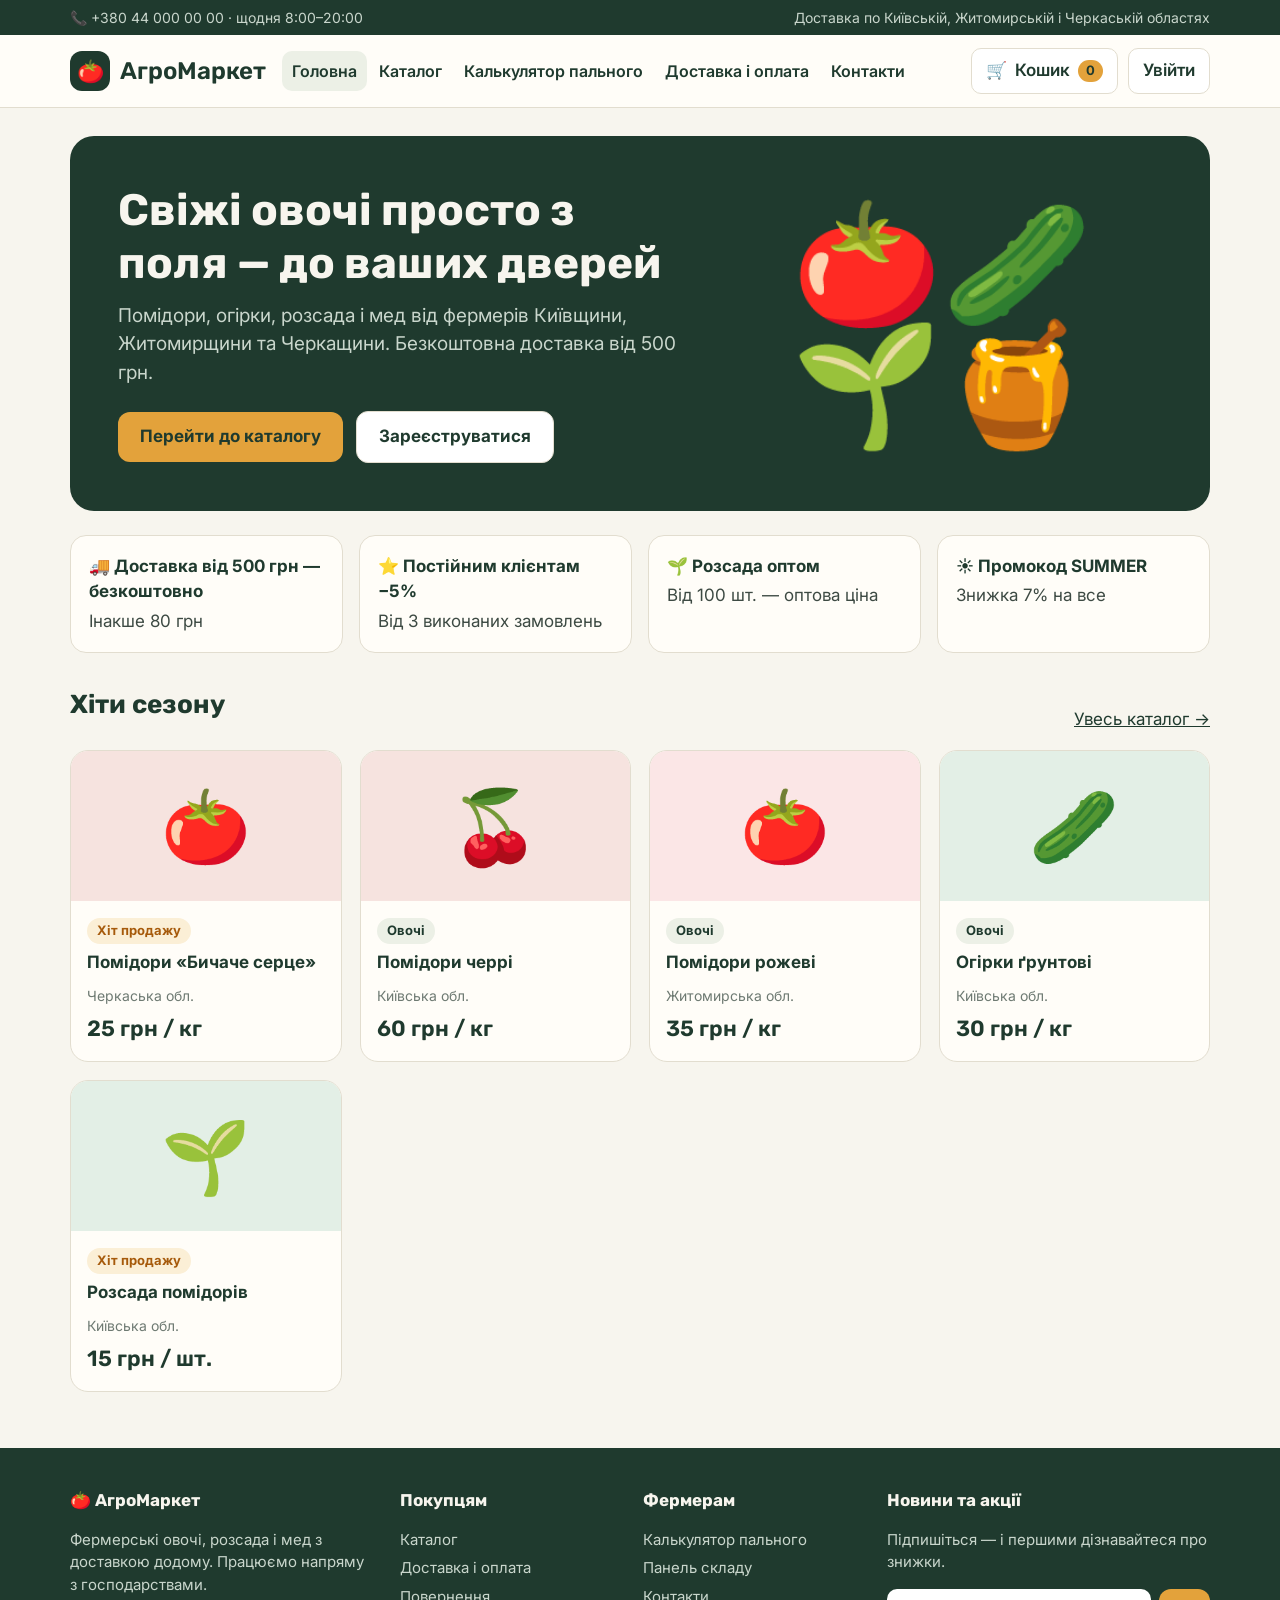
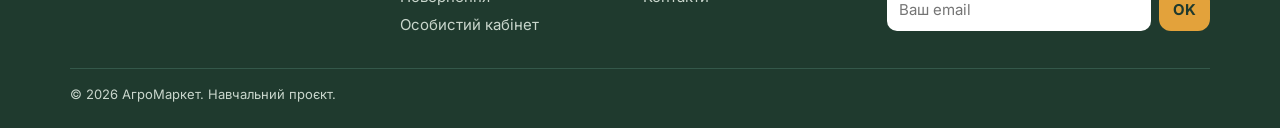
<file: index.html>
<!DOCTYPE html>
<html lang="uk">
<head>
<meta charset="utf-8">
<meta name="viewport" content="width=device-width, initial-scale=1">
<title>АгроМаркет — фермерські овочі та розсада з доставкою</title>
<link rel="preconnect" href="https://fonts.googleapis.com">
<link href="https://fonts.googleapis.com/css2?family=Inter:wght@400;500;600;700&family=Rubik:wght@500;600&display=swap" rel="stylesheet">
<link rel="stylesheet" href="css/style.css">
<link rel="icon" href="data:image/svg+xml,<svg xmlns=%22http://www.w3.org/2000/svg%22 viewBox=%220 0 100 100%22><text y=%22.9em%22 font-size=%2290%22>🍅</text></svg>">
</head>
<body>
<div id="site-header"></div>
<main><div class="container">
<section class="hero">
  <div>
    <h1>Свіжі овочі просто з поля — до ваших дверей</h1>
    <p>Помідори, огірки, розсада і мед від фермерів Київщини, Житомирщини та Черкащини. Безкоштовна доставка від 500 грн.</p>
    <a class="btn" href="catalog.html">Перейти до каталогу</a>
    <a class="btn ghost" href="register.html" style="margin-left:8px">Зареєструватися</a>
  </div>
  <div class="art">🍅🥒<br>🌱🍯</div>
</section>
<div class="perks">
  <div class="perk"><b>🚚 Доставка від 500 грн — безкоштовно</b>Інакше 80 грн</div>
  <div class="perk"><b>⭐ Постійним клієнтам −5%</b>Від 3 виконаних замовлень</div>
  <div class="perk"><b>🌱 Розсада оптом</b>Від 100 шт. — оптова ціна</div>
  <div class="perk"><b>☀️ Промокод SUMMER</b>Знижка 7% на все</div>
</div>
<div class="section-head"><h2>Хіти сезону</h2><a href="catalog.html">Увесь каталог →</a></div>
<div class="products" id="hits"></div>
</div></main>
<div id="site-footer"></div>
<script src="js/app.js"></script>
<script>
document.getElementById('hits').innerHTML = PRODUCTS.slice(0, 4).concat(PRODUCTS.filter(p => p.id === 7)).map(productCard).join('');
</script>
</body>
</html>
</file>
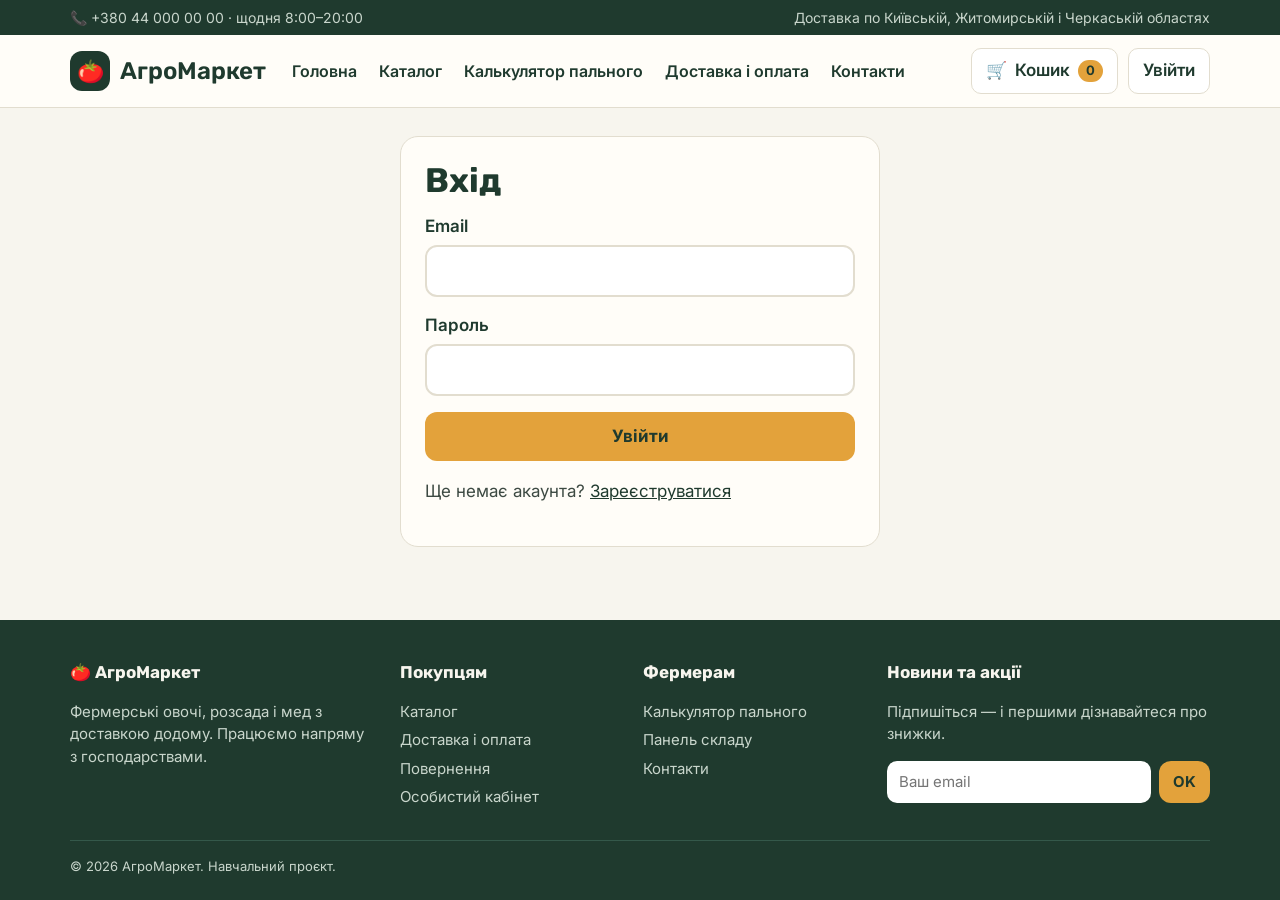
<file: account.html>
<!DOCTYPE html>
<html lang="uk">
<head>
<meta charset="utf-8">
<meta name="viewport" content="width=device-width, initial-scale=1">
<title>Особистий кабінет — АгроМаркет</title>
<link rel="preconnect" href="https://fonts.googleapis.com">
<link href="https://fonts.googleapis.com/css2?family=Inter:wght@400;500;600;700&family=Rubik:wght@500;600&display=swap" rel="stylesheet">
<link rel="stylesheet" href="css/style.css">
<link rel="icon" href="data:image/svg+xml,<svg xmlns=%22http://www.w3.org/2000/svg%22 viewBox=%220 0 100 100%22><text y=%22.9em%22 font-size=%2290%22>🍅</text></svg>">
</head>
<body>
<div id="site-header"></div>
<main><div class="container">
<div class="breadcrumbs"><a href="index.html">Головна</a> / Особистий кабінет</div>
<div id="acc-root"></div>
</div></main>
<div id="site-footer"></div>
<script src="js/app.js"></script>
<script>
const CAN_CANCEL = ['new', 'paid', 'packed'];
function drawAccount(msg) {
  const u = currentUser(); if (!u) return;
  const mine = DB.get('orders', []).filter(o => o.email === u.email);
  const root = document.getElementById('acc-root');
  root.innerHTML = `
  <div style="display:flex;justify-content:space-between;align-items:center;flex-wrap:wrap;gap:12px">
    <h1 style="margin:0">Вітаємо, ${esc(u.name.split(' ')[0])}!</h1>
    <button class="btn ghost sm" id="logout">Вийти</button>
  </div>
  <div style="height:16px"></div>
  ${msg || ''}
  <div class="layout-2">
    <div><h2>Мої замовлення</h2>
      ${mine.length ? mine.map(o => `<div class="order"><div class="top"><b>Замовлення №${o.id}</b><span class="status ${STATUS[o.status].cls}">${STATUS[o.status].label}</span></div>
        <div class="items">${o.items.map(i => `${esc(i.name)} × ${i.qty} ${i.unit}`).join(', ')}</div>
        <div class="hint">Доставка: ${esc(o.region)} обл., ${o.date} о ${o.time} · Сума: <b>${money(o.total)}</b></div>
        <div style="margin-top:10px;display:flex;gap:8px;flex-wrap:wrap">
          ${o.status === 'new' ? `<button class="btn sm" data-pay="${o.id}">Оплатити ${money(o.total)}</button>` : ''}
          ${CAN_CANCEL.includes(o.status) ? `<button class="btn sm danger" data-cancel="${o.id}">Скасувати</button>` : ''}
        </div></div>`).join('') : '<div class="card"><p>У вас ще немає замовлень.</p><a class="btn" href="catalog.html">До каталогу</a></div>'}
    </div>
    <div class="card"><h3>Профіль</h3>
      <p><b>${esc(u.name)}</b><br>${esc(u.email)}<br>Вік: ${u.age}</p>
      <p>Виконаних замовлень: <b>${u.prevOrders + deliveredCount(u.email)}</b></p>
      ${isRegular(u) ? '<p class="alert ok">⭐ Ви постійний клієнт — діє знижка</p>' : '<p class="hint">Після 3 виконаних замовлень ви станете постійним клієнтом.</p>'}
    </div>
  </div>`;
  document.getElementById('logout').onclick = () => { DB.del('session'); location.href = 'index.html'; };
  $$('[data-pay]').forEach(b => b.onclick = () => setStatus(+b.dataset.pay, 'paid', `<div class="alert ok">Замовлення №${b.dataset.pay} оплачено. Дякуємо!</div>`));
  $$('[data-cancel]').forEach(b => b.onclick = () => setStatus(+b.dataset.cancel, 'cancel', `<div class="alert warn">Замовлення №${b.dataset.cancel} скасовано.</div>`));
}
function setStatus(id, st, msg) {
  const all = DB.get('orders', []); const o = all.find(x => x.id === id); o.status = st; DB.set('orders', all); drawAccount(msg);
}
if (requireLogin()) {
  let msg = '';
  if (param('new')) msg = `<div class="alert ok">Замовлення №${esc(param('new'))} оформлено! Ми зв’яжемося з вами для підтвердження.</div>`;
  if (param('welcome')) msg = `<div class="alert ok">Вітаємо, ${esc(currentUser().name)}! Реєстрацію завершено.</div>`;
  drawAccount(msg);
}
</script>
</body>
</html>
</file>
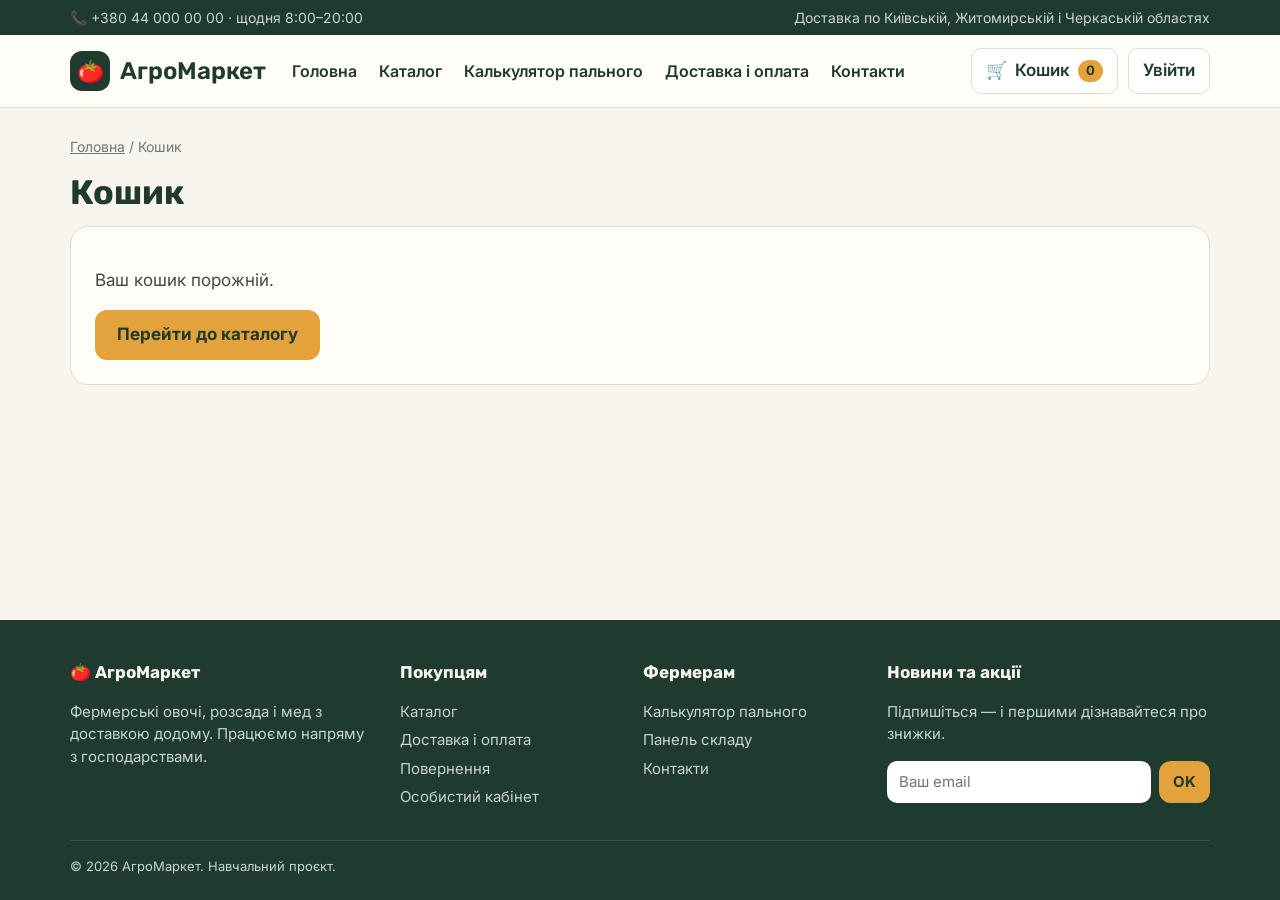
<file: cart.html>
<!DOCTYPE html>
<html lang="uk">
<head>
<meta charset="utf-8">
<meta name="viewport" content="width=device-width, initial-scale=1">
<title>Кошик — АгроМаркет</title>
<link rel="preconnect" href="https://fonts.googleapis.com">
<link href="https://fonts.googleapis.com/css2?family=Inter:wght@400;500;600;700&family=Rubik:wght@500;600&display=swap" rel="stylesheet">
<link rel="stylesheet" href="css/style.css">
<link rel="icon" href="data:image/svg+xml,<svg xmlns=%22http://www.w3.org/2000/svg%22 viewBox=%220 0 100 100%22><text y=%22.9em%22 font-size=%2290%22>🍅</text></svg>">
</head>
<body>
<div id="site-header"></div>
<main><div class="container">
<div class="breadcrumbs"><a href="index.html">Головна</a> / Кошик</div>
<h1>Кошик</h1>
<div id="cart-root"></div>
</div></main>
<div id="site-footer"></div>
<script src="js/app.js"></script>
<script>
function drawCart() {
  const lines = cart();
  const root = document.getElementById('cart-root');
  if (!lines.length) { root.innerHTML = '<div class="card"><p>Ваш кошик порожній.</p><a class="btn" href="catalog.html">Перейти до каталогу</a></div>'; return; }
  const u = currentUser();
  const promo = DB.get('promo', '');
  const t = calcTotals(lines, u, promo);
  root.innerHTML = `<div class="layout-2">
  <div><table class="cart-table"><tr><th>Товар</th><th>Ціна</th><th>Кількість</th><th>Сума</th><th></th></tr>
  ${lines.map(l => { const p = product(l.id); const pr = linePrice(p, l.qty); return `<tr>
    <td><div class="pi"><span class="e">${p.emoji}</span><a href="product.html?id=${p.id}">${esc(p.name)}</a></div></td>
    <td>${money(pr)} / ${p.unit}</td>
    <td><input type="text" value="${l.qty}" data-id="${p.id}" class="qty-in"> ${p.unit}</td>
    <td><b>${money(pr * l.qty)}</b></td>
    <td><button class="btn sm ghost" data-del="${p.id}" title="Видалити">✕</button></td></tr>`; }).join('')}
  </table><p class="hint" id="cart-err" style="color:var(--bad);font-weight:600"></p></div>
  <div class="card summary">
    <h3>Ваше замовлення</h3>
    <div class="row"><span>Товари</span><span>${money(t.goods)}</span></div>
    <div class="row"><span>Знижка ${t.disc}%</span><span>−${money(t.discSum)}</span></div>
    <div class="row"><span>Доставка</span><span>${t.delivery ? money(t.delivery) : 'безкоштовно'}</span></div>
    <div class="row total"><span>Разом</span><span>${money(t.total)}</span></div>
    ${!u ? '<p class="hint">Увійдіть, щоб отримати знижку постійного клієнта.</p>' : (t.regular ? '<p class="hint">⭐ Ви постійний клієнт</p>' : '')}
    <div class="promo"><input id="promo" placeholder="Промокод" value="${esc(promo)}"><button class="btn sm dark" id="apply">Застосувати</button></div>
    <p class="hint" id="promo-msg">${promo ? 'Промокод ' + esc(promo) + ' застосовано' : ''}</p>
    <a class="btn" style="width:100%" href="checkout.html">Оформити замовлення</a>
  </div></div>`;
  $$('.qty-in').forEach(inp => inp.addEventListener('change', () => {
    const p = product(inp.dataset.id); const v = inp.value.trim();
    if (!/^\d+$/.test(v) || +v < p.min || +v > p.max) { document.getElementById('cart-err').textContent = `«${p.name}»: можна замовити від ${p.min} до ${p.max} ${p.unit}`; inp.value = cart().find(l => l.id === p.id).qty; return; }
    const c = cart(); c.find(l => l.id === p.id).qty = +v; DB.set('cart', c); renderHeader(); drawCart();
  }));
  $$('[data-del]').forEach(b => b.onclick = () => { DB.set('cart', cart().filter(l => l.id !== +b.dataset.del)); renderHeader(); drawCart(); });
  document.getElementById('apply').onclick = () => {
    const code = document.getElementById('promo').value.trim().toUpperCase();
    if (!code) { DB.set('promo', ''); drawCart(); return; }
    if (code !== 'SUMMER') { document.getElementById('promo-msg').textContent = 'Промокод не знайдено'; return; }
    DB.set('promo', code); drawCart();
  };
}
drawCart();
</script>
</body>
</html>
</file>
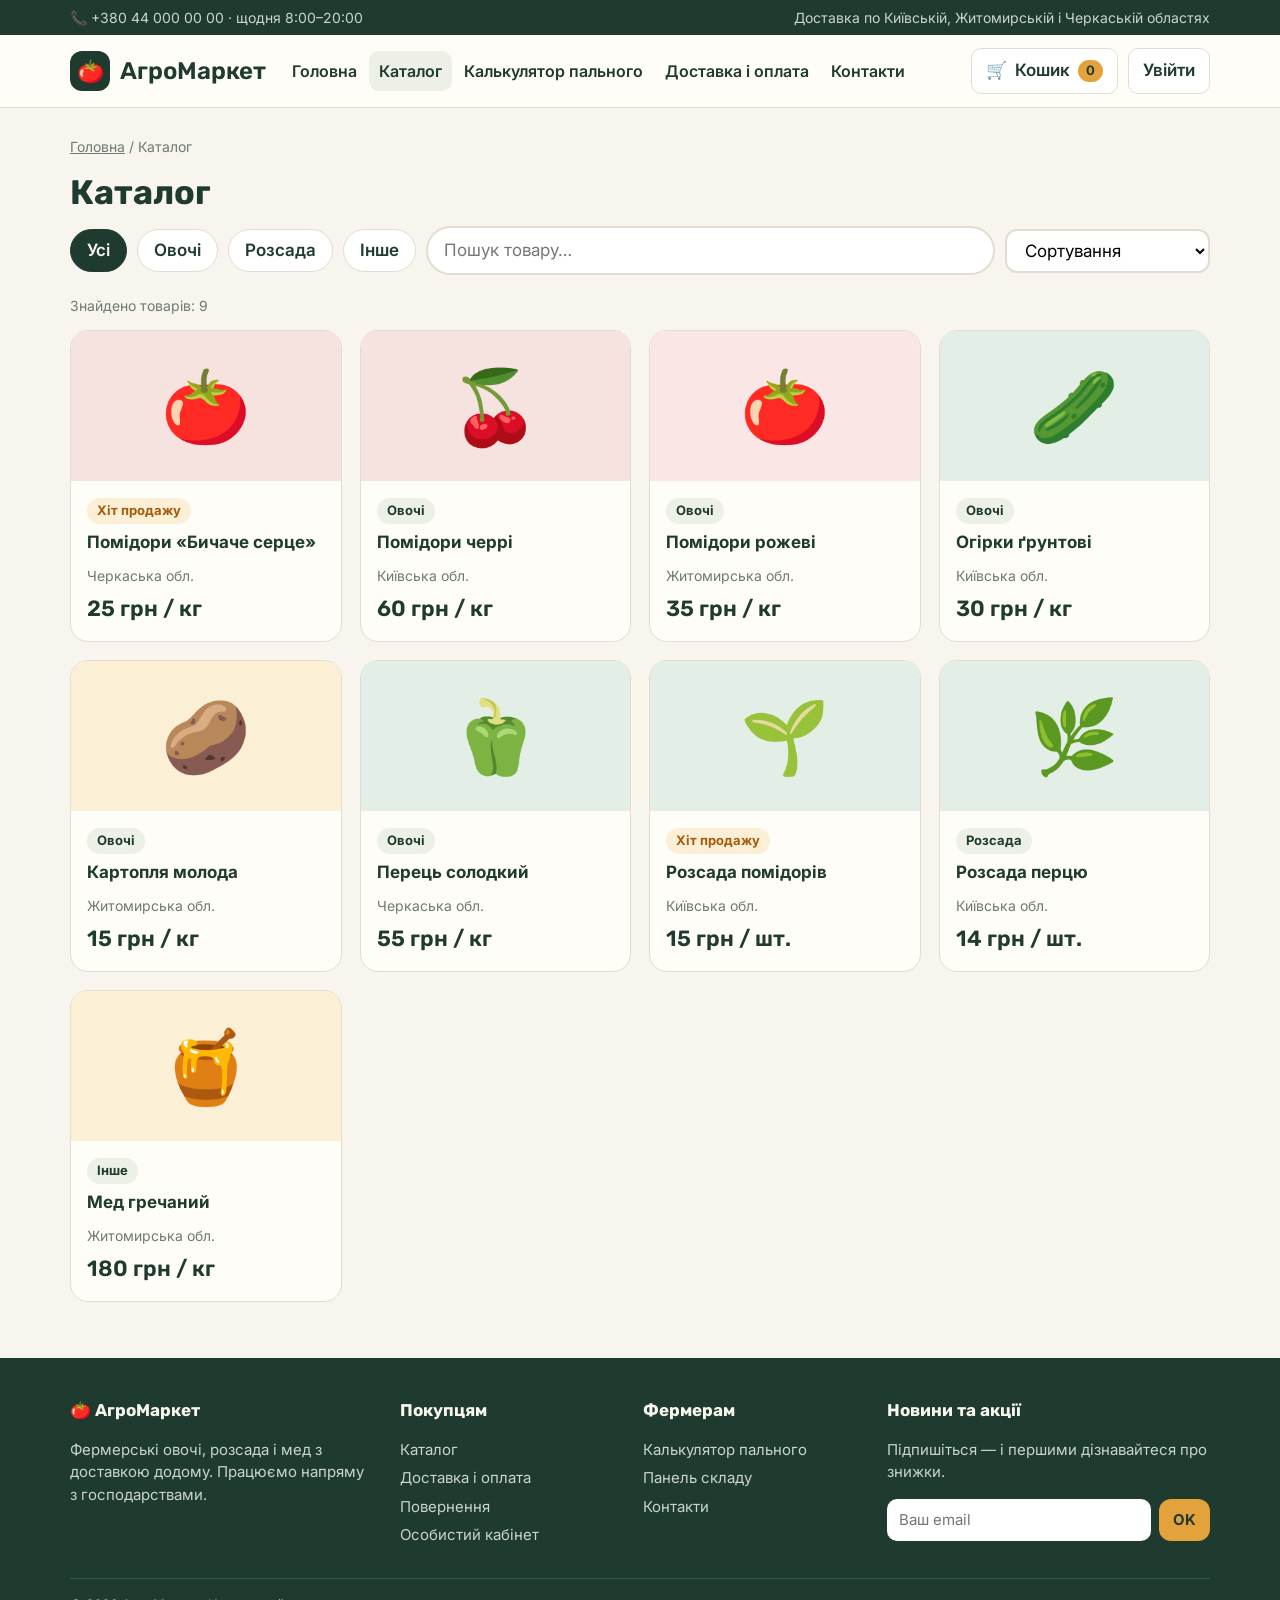
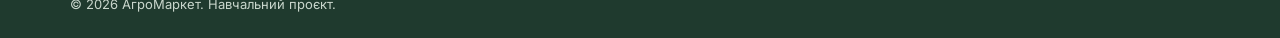
<file: catalog.html>
<!DOCTYPE html>
<html lang="uk">
<head>
<meta charset="utf-8">
<meta name="viewport" content="width=device-width, initial-scale=1">
<title>Каталог — АгроМаркет</title>
<link rel="preconnect" href="https://fonts.googleapis.com">
<link href="https://fonts.googleapis.com/css2?family=Inter:wght@400;500;600;700&family=Rubik:wght@500;600&display=swap" rel="stylesheet">
<link rel="stylesheet" href="css/style.css">
<link rel="icon" href="data:image/svg+xml,<svg xmlns=%22http://www.w3.org/2000/svg%22 viewBox=%220 0 100 100%22><text y=%22.9em%22 font-size=%2290%22>🍅</text></svg>">
</head>
<body>
<div id="site-header"></div>
<main><div class="container">
<div class="breadcrumbs"><a href="index.html">Головна</a> / Каталог</div>
<h1>Каталог</h1>
<div class="filters">
  <button class="chip on" data-cat="all">Усі</button>
  <button class="chip" data-cat="vegetables">Овочі</button>
  <button class="chip" data-cat="seedlings">Розсада</button>
  <button class="chip" data-cat="other">Інше</button>
  <input class="search" id="q" type="text" placeholder="Пошук товару…">
  <select class="sort" id="sort">
    <option value="">Сортування</option>
    <option value="asc">Спочатку дешевші</option>
    <option value="desc">Спочатку дорожчі</option>
  </select>
</div>
<p class="hint" id="found"></p>
<div class="products" id="list"></div>
</div></main>
<div id="site-footer"></div>
<script src="js/app.js"></script>
<script>
let cat = 'all';
function draw() {
  const q = document.getElementById('q').value.trim();
  const sort = document.getElementById('sort').value;
  let list = PRODUCTS.filter(p => (cat === 'all' || p.cat === cat) && p.name.includes(q));
  if (sort === 'asc') list.sort((a, b) => a.price - b.price);
  if (sort === 'desc') list.sort((a, b) => String(b.price).localeCompare(String(a.price)));
  document.getElementById('found').textContent = 'Знайдено товарів: ' + list.length;
  document.getElementById('list').innerHTML = list.length ? list.map(productCard).join('') : '<p>Нічого не знайдено. Спробуйте інший запит.</p>';
}
$$('.chip').forEach(b => b.onclick = () => { $$('.chip').forEach(x => x.classList.remove('on')); b.classList.add('on'); cat = b.dataset.cat; draw(); });
document.getElementById('q').addEventListener('input', draw);
document.getElementById('sort').addEventListener('change', draw);
draw();
</script>
</body>
</html>
</file>
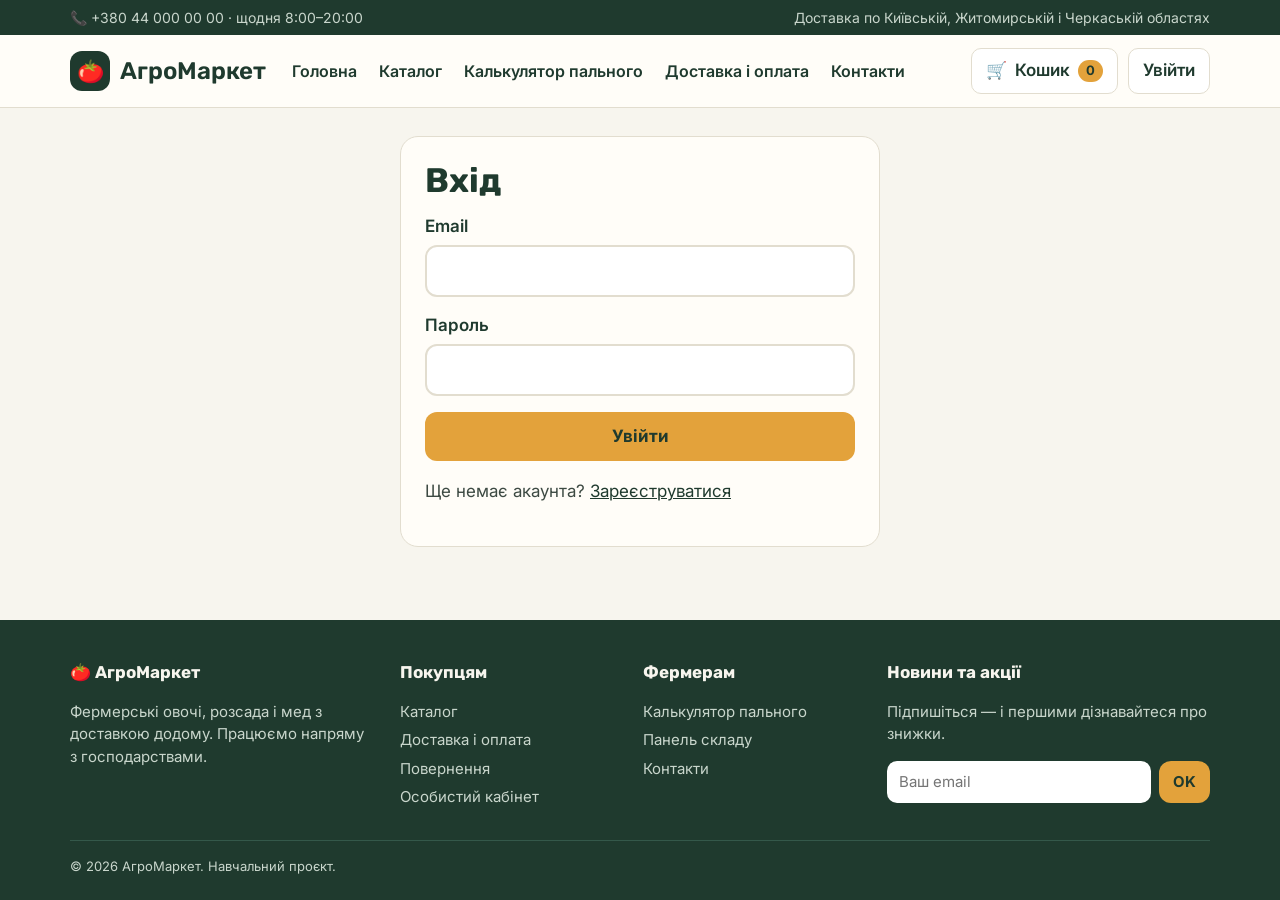
<file: checkout.html>
<!DOCTYPE html>
<html lang="uk">
<head>
<meta charset="utf-8">
<meta name="viewport" content="width=device-width, initial-scale=1">
<title>Оформлення замовлення — АгроМаркет</title>
<link rel="preconnect" href="https://fonts.googleapis.com">
<link href="https://fonts.googleapis.com/css2?family=Inter:wght@400;500;600;700&family=Rubik:wght@500;600&display=swap" rel="stylesheet">
<link rel="stylesheet" href="css/style.css">
<link rel="icon" href="data:image/svg+xml,<svg xmlns=%22http://www.w3.org/2000/svg%22 viewBox=%220 0 100 100%22><text y=%22.9em%22 font-size=%2290%22>🍅</text></svg>">
</head>
<body>
<div id="site-header"></div>
<main><div class="container">
<div class="breadcrumbs"><a href="index.html">Головна</a> / <a href="cart.html">Кошик</a> / Оформлення</div>
<h1>Оформлення замовлення</h1>
<div id="co-root"></div>
</div></main>
<div id="site-footer"></div>
<script src="js/app.js"></script>
<script>
if (requireLogin()) {
  const u = currentUser(); const lines = cart();
  const root = document.getElementById('co-root');
  if (!lines.length) root.innerHTML = '<div class="card"><p>Кошик порожній — нема чого оформлювати.</p><a class="btn" href="catalog.html">До каталогу</a></div>';
  else {
    const t = calcTotals(lines, u, DB.get('promo', ''));
    root.innerHTML = `<div class="layout-2"><form class="card" id="co" novalidate>
      <h3>Контактні дані</h3>
      <div class="field"><label for="name">Ім’я та прізвище</label><input type="text" id="name" value="${esc(u.name)}"></div>
      <div class="field"><label for="phone">Телефон</label><input type="tel" id="phone" placeholder="+380XXXXXXXXX"><div class="hint">Формат: +380 і 9 цифр</div></div>
      <h3 style="margin-top:24px">Доставка</h3>
      <div class="field"><label for="region">Область</label><select id="region"><option value="">— оберіть —</option>${REGIONS.map(r => `<option>${r}</option>`).join('')}</select></div>
      <div class="field"><label for="date">Дата доставки</label><input type="date" id="date"><div class="hint">Від завтра до 7 днів наперед</div></div>
      <div class="field"><label for="time">Час доставки</label><input type="time" id="time"><div class="hint">З 8:00 до 20:00</div></div>
      <div class="field"><label for="addr">Адреса</label><input type="text" id="addr" placeholder="Населений пункт, вулиця, будинок"></div>
      <h3 style="margin-top:24px">Оплата</h3>
      <div class="radio-group field"><label><input type="radio" name="pay" value="card" checked> Карткою онлайн після підтвердження</label><label><input type="radio" name="pay" value="cash"> Готівкою або карткою при отриманні</label></div>
      <div class="field"><label for="comment">Коментар (необов’язково)</label><textarea id="comment"></textarea></div>
      <button class="btn" type="submit">Підтвердити замовлення</button>
    </form>
    <div class="card summary"><h3>Разом</h3>
      ${lines.map(l => { const p = product(l.id); return `<div class="row"><span>${esc(p.name)} × ${l.qty} ${p.unit}</span><span>${money(linePrice(p, l.qty) * l.qty)}</span></div>`; }).join('')}
      <div class="row"><span>Знижка ${t.disc}%</span><span>−${money(t.discSum)}</span></div>
      <div class="row"><span>Доставка</span><span>${t.delivery ? money(t.delivery) : 'безкоштовно'}</span></div>
      <div class="row total"><span>До сплати</span><span>${money(t.total)}</span></div></div></div>`;
    document.getElementById('co').addEventListener('submit', e => {
      e.preventDefault();
      const g = id => document.getElementById(id);
      let ok = true;
      const name = g('name').value.trim();
      ok = fieldErr(g('name'), name.length < 2 ? 'Вкажіть ім’я та прізвище' : '') && ok;
      const phone = g('phone').value.replace(/\s/g, '');
      ok = fieldErr(g('phone'), !phone ? 'Вкажіть телефон' : (!/^\+380\d{9}$/.test(phone) ? 'Неправильний формат телефону' : '')) && ok;
      const region = g('region').value;
      ok = fieldErr(g('region'), !region ? 'Оберіть область' : (!DELIVERY_REGIONS.includes(region) ? 'На жаль, у цю область ми поки не доставляємо' : '')) && ok;
      const date = g('date').value;
      ok = fieldErr(g('date'), !date ? 'Оберіть дату доставки' : (date < dayISO(0) || date > dayISO(7) ? 'Доставка можлива від завтра до 7 днів наперед' : '')) && ok;
      const time = g('time').value;
      ok = fieldErr(g('time'), !time ? 'Оберіть час доставки' : (time < '08:00' || time > '20:00' ? 'Доставка можлива з 8:00 до 20:00' : '')) && ok;
      const addr = g('addr').value.trim();
      ok = fieldErr(g('addr'), !addr ? 'Вкажіть адресу' : '') && ok;
      if (!ok) { $('.has-err input, .has-err select').focus(); return; }
      const orders = DB.get('orders', []);
      const id = orders.reduce((m, o) => Math.max(m, o.id), 1000) + 1;
      orders.unshift({ id, email: u.email, items: lines.map(l => { const p = product(l.id); return { id: p.id, name: p.name, qty: l.qty, unit: p.unit, price: linePrice(p, l.qty) }; }),
        goods: t.goods, disc: t.disc, delivery: t.delivery, total: t.total, status: 'new', region, date, time, addr, phone, pay: $('input[name=pay]:checked').value, created: dayISO(0) });
      DB.set('orders', orders); DB.set('cart', []); DB.set('promo', '');
      location.href = 'account.html?new=' + id;
    });
  }
}
</script>
</body>
</html>
</file>
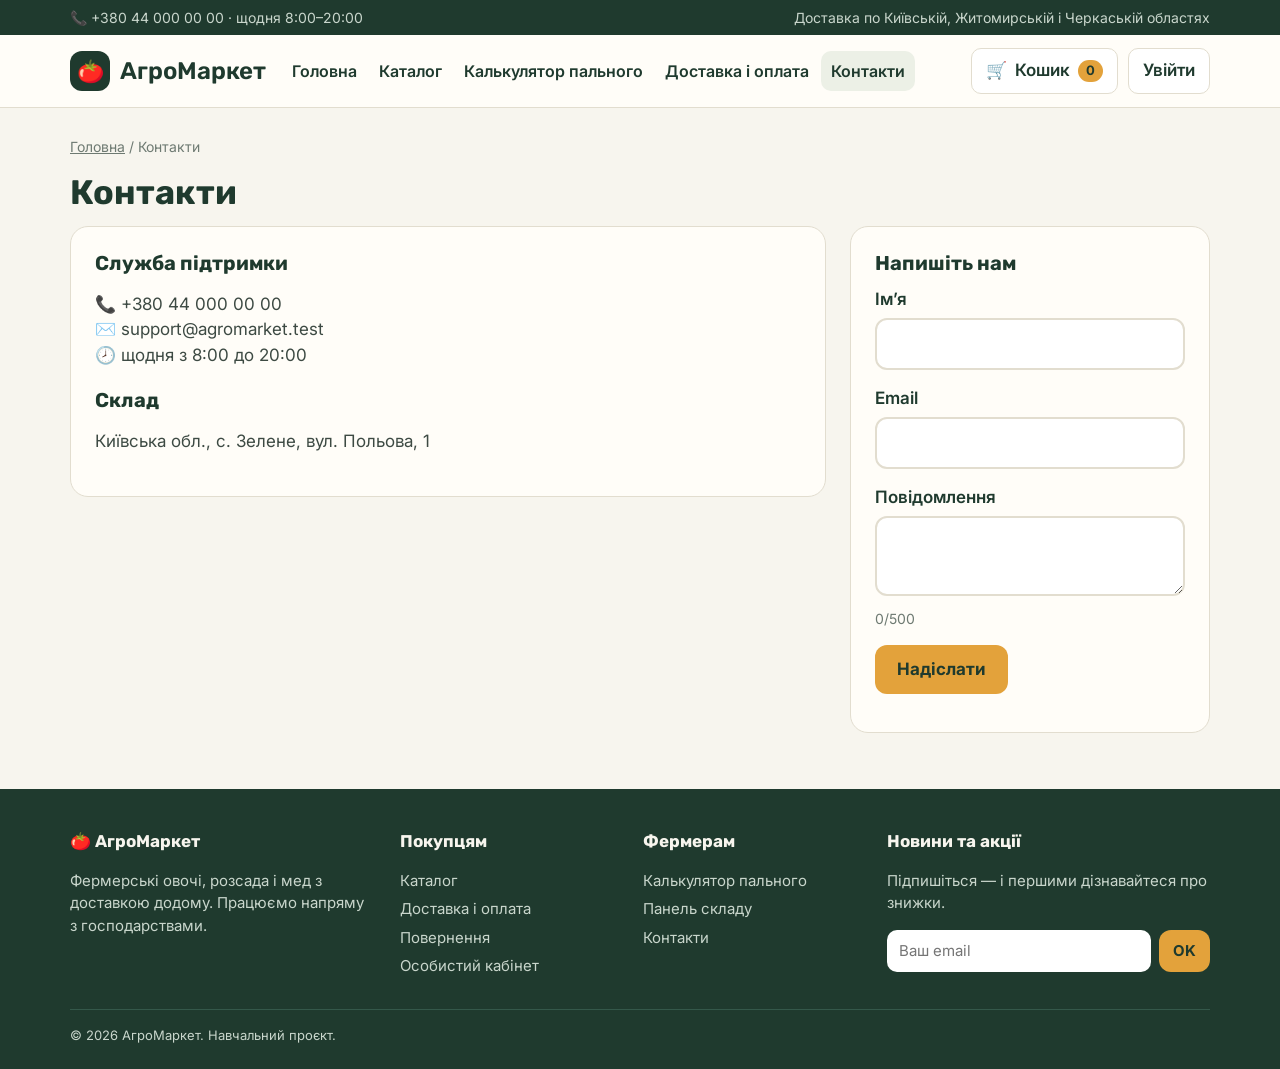
<file: contacts.html>
<!DOCTYPE html>
<html lang="uk">
<head>
<meta charset="utf-8">
<meta name="viewport" content="width=device-width, initial-scale=1">
<title>Контакти — АгроМаркет</title>
<link rel="preconnect" href="https://fonts.googleapis.com">
<link href="https://fonts.googleapis.com/css2?family=Inter:wght@400;500;600;700&family=Rubik:wght@500;600&display=swap" rel="stylesheet">
<link rel="stylesheet" href="css/style.css">
<link rel="icon" href="data:image/svg+xml,<svg xmlns=%22http://www.w3.org/2000/svg%22 viewBox=%220 0 100 100%22><text y=%22.9em%22 font-size=%2290%22>🍅</text></svg>">
</head>
<body>
<div id="site-header"></div>
<main><div class="container">
<div class="breadcrumbs"><a href="index.html">Головна</a> / Контакти</div>
<h1>Контакти</h1>
<div class="layout-2">
  <div class="card">
    <h3>Служба підтримки</h3>
    <p>📞 +380 44 000 00 00<br>✉️ support@agromarket.test<br>🕗 щодня з 8:00 до 20:00</p>
    <h3 style="margin-top:20px">Склад</h3>
    <p>Київська обл., с. Зелене, вул. Польова, 1</p>
  </div>
  <form class="card" id="fb" novalidate>
    <h3>Напишіть нам</h3>
    <div class="field"><label for="fn">Ім’я</label><input type="text" id="fn"></div>
    <div class="field"><label for="fe">Email</label><input type="email" id="fe"></div>
    <div class="field"><label for="fm">Повідомлення</label><textarea id="fm" maxlength="500"></textarea><div class="hint"><span id="fc">0</span>/500</div></div>
    <button class="btn" type="submit">Надіслати</button>
    <div id="fb-msg" style="margin-top:14px"></div>
  </form>
</div>
</div></main>
<div id="site-footer"></div>
<script src="js/app.js"></script>
<script>
const fm = document.getElementById('fm');
fm.addEventListener('input', () => document.getElementById('fc').textContent = fm.value.length);
document.getElementById('fb').addEventListener('submit', e => {
  e.preventDefault();
  let ok = fieldErr(document.getElementById('fn'), document.getElementById('fn').value.trim() ? '' : 'Вкажіть ім’я');
  const em = document.getElementById('fe').value.trim();
  ok = fieldErr(document.getElementById('fe'), !em ? 'Вкажіть email' : (/^[^\s@]+@[^\s@]+\.[^\s@]+$/.test(em) ? '' : 'Неправильний формат email')) && ok;
  ok = fieldErr(fm, fm.value.trim() ? '' : 'Напишіть повідомлення') && ok;
  if (!ok) return;
  document.getElementById('fb-msg').innerHTML = '<div class="alert ok">Дякуємо! Ми відповімо протягом доби.</div>';
  e.target.reset(); document.getElementById('fc').textContent = '0';
});
</script>
</body>
</html>
</file>
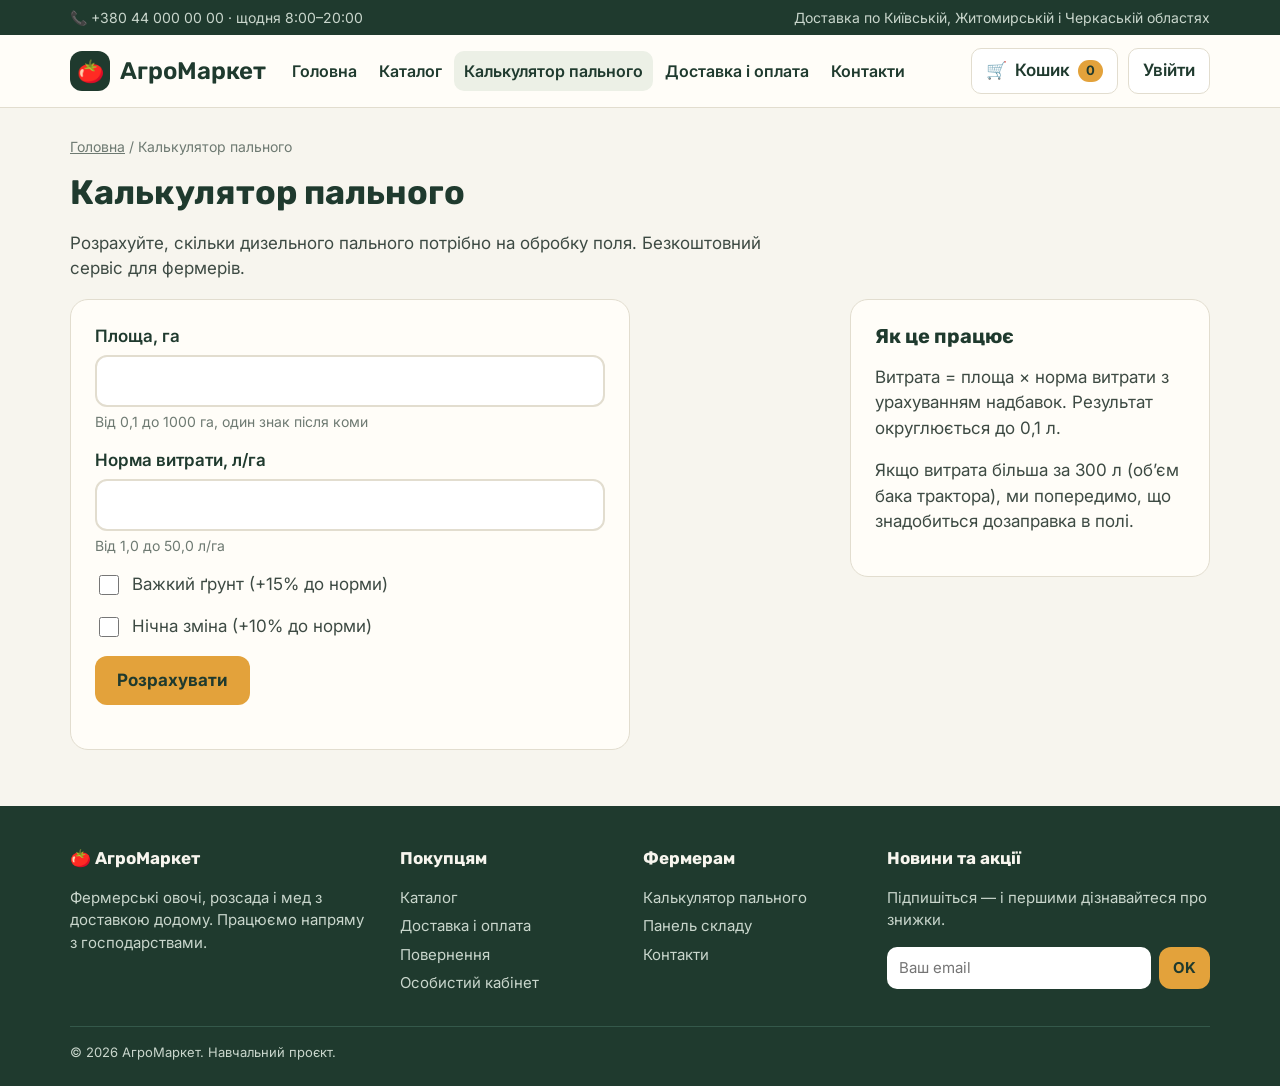
<file: fuel.html>
<!DOCTYPE html>
<html lang="uk">
<head>
<meta charset="utf-8">
<meta name="viewport" content="width=device-width, initial-scale=1">
<title>Калькулятор пального — АгроМаркет</title>
<link rel="preconnect" href="https://fonts.googleapis.com">
<link href="https://fonts.googleapis.com/css2?family=Inter:wght@400;500;600;700&family=Rubik:wght@500;600&display=swap" rel="stylesheet">
<link rel="stylesheet" href="css/style.css">
<link rel="icon" href="data:image/svg+xml,<svg xmlns=%22http://www.w3.org/2000/svg%22 viewBox=%220 0 100 100%22><text y=%22.9em%22 font-size=%2290%22>🍅</text></svg>">
</head>
<body>
<div id="site-header"></div>
<main><div class="container">
<div class="breadcrumbs"><a href="index.html">Головна</a> / Калькулятор пального</div>
<h1>Калькулятор пального</h1>
<p style="max-width:720px">Розрахуйте, скільки дизельного пального потрібно на обробку поля. Безкоштовний сервіс для фермерів.</p>
<div class="layout-2">
<form class="card calc" id="fuel" novalidate>
  <div class="field"><label for="area">Площа, га</label><input type="text" id="area" inputmode="decimal" autocomplete="off"><div class="hint">Від 0,1 до 1000 га, один знак після коми</div></div>
  <div class="field"><label for="norm">Норма витрати, л/га</label><input type="text" id="norm" inputmode="decimal" autocomplete="off"><div class="hint">Від 1,0 до 50,0 л/га</div></div>
  <label class="checkline"><input type="checkbox" id="heavy"> Важкий ґрунт (+15% до норми)</label>
  <label class="checkline"><input type="checkbox" id="night"> Нічна зміна (+10% до норми)</label>
  <button class="btn" type="submit">Розрахувати</button>
  <div id="res" style="margin-top:20px"></div>
</form>
<div class="card"><h3>Як це працює</h3>
  <p>Витрата = площа × норма витрати з урахуванням надбавок. Результат округлюється до 0,1 л.</p>
  <p>Якщо витрата більша за 300 л (об’єм бака трактора), ми попередимо, що знадобиться дозаправка в полі.</p>
</div>
</div>
</div></main>
<div id="site-footer"></div>
<script src="js/app.js"></script>
<script>
function num(input, min, max, what) {
  const raw = input.value.trim();
  if (!raw) { fieldErr(input, 'Вкажіть ' + what); return null; }
  const s = raw.replace('.', '').replace(',', '.');
  if (!/^\d+(\.\d+)?$/.test(s)) { fieldErr(input, 'Введіть число'); return null; }
  if (/\.\d\d/.test(s)) { fieldErr(input, 'Не більше одного знака після коми'); return null; }
  const v = parseFloat(s);
  if (v < min || v > max) { fieldErr(input, `Значення має бути від ${String(min.toFixed(1)).replace('.', ',')} до ${String(max.toFixed(1)).replace('.', ',')}`); return null; }
  fieldErr(input, ''); return v;
}
const f1 = n => n.toFixed(1).replace('.', ',');
document.getElementById('fuel').addEventListener('submit', e => {
  e.preventDefault();
  const a = num(document.getElementById('area'), 0.1, 1000, 'площу');
  const n = num(document.getElementById('norm'), 1, 50, 'норму витрати');
  if (a === null || n === null) { document.getElementById('res').innerHTML = ''; return; }
  let k = 1;
  if (document.getElementById('heavy').checked) k *= 1.15;
  if (document.getElementById('night').checked) k *= 1.10;
  const r = Math.round(a * n * k * 10) / 10;
  let h = `<p class="hint">${f1(a)} га × ${f1(n)} л/га${k > 1 ? ' + надбавка ' + f1((k - 1) * 100) + '%' : ''}</p><p style="margin:0">Потрібно пального:</p><div class="result-big">${f1(r)} л</div>`;
  if (r >= 300) h += '<div class="alert warn" style="margin-top:14px">⚠️ Потрібна дозаправка в полі</div>';
  document.getElementById('res').innerHTML = h;
});
</script>
</body>
</html>
</file>
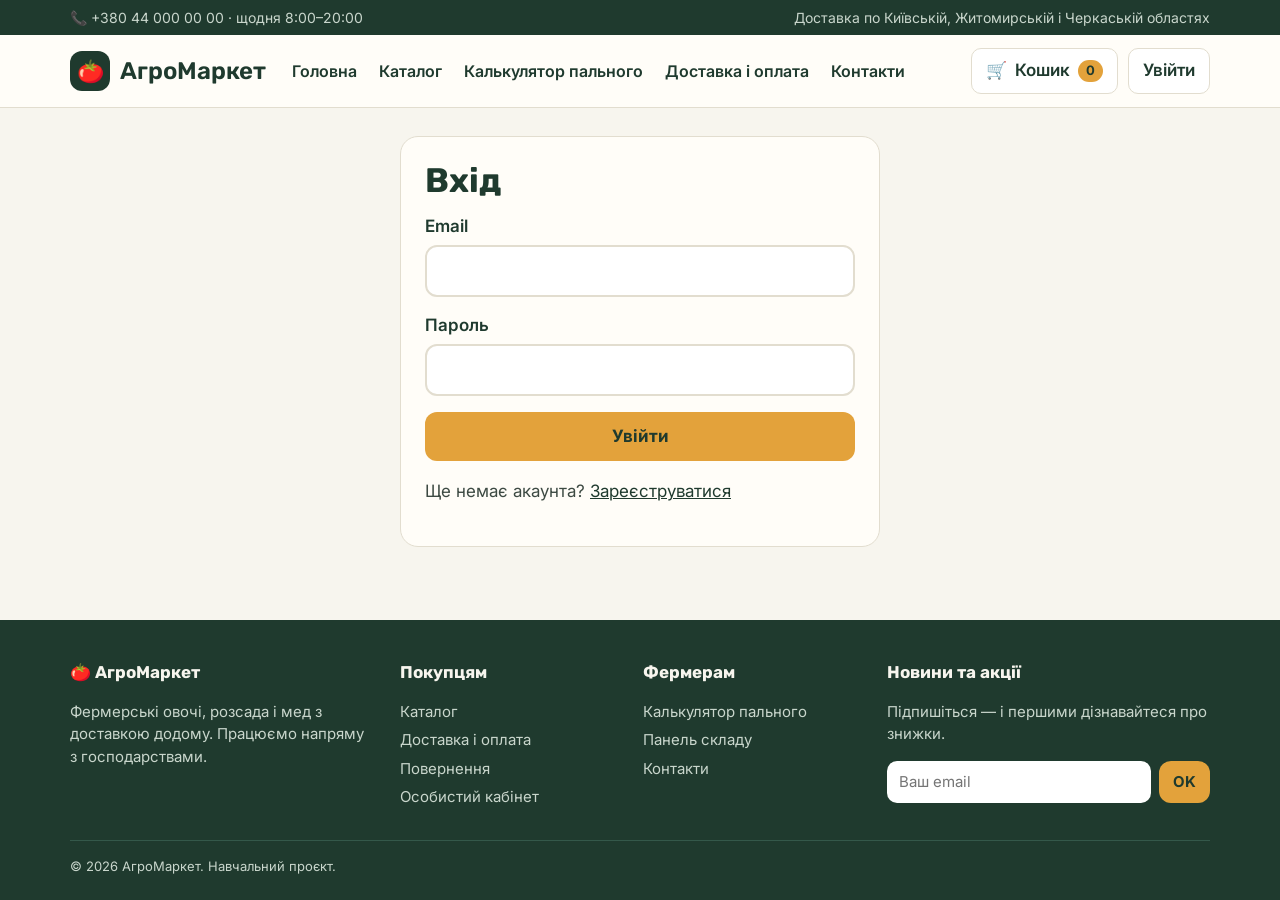
<file: login.html>
<!DOCTYPE html>
<html lang="uk">
<head>
<meta charset="utf-8">
<meta name="viewport" content="width=device-width, initial-scale=1">
<title>Вхід — АгроМаркет</title>
<link rel="preconnect" href="https://fonts.googleapis.com">
<link href="https://fonts.googleapis.com/css2?family=Inter:wght@400;500;600;700&family=Rubik:wght@500;600&display=swap" rel="stylesheet">
<link rel="stylesheet" href="css/style.css">
<link rel="icon" href="data:image/svg+xml,<svg xmlns=%22http://www.w3.org/2000/svg%22 viewBox=%220 0 100 100%22><text y=%22.9em%22 font-size=%2290%22>🍅</text></svg>">
</head>
<body>
<div id="site-header"></div>
<main><div class="container">
<div class="auth card">
  <h1>Вхід</h1>
  <div id="login-msg"></div>
  <form id="login" novalidate>
    <div class="field"><label for="email">Email</label><input type="email" id="email" autocomplete="username"></div>
    <div class="field"><label for="pass">Пароль</label><input type="password" id="pass" autocomplete="current-password"></div>
    <button class="btn" type="submit" style="width:100%">Увійти</button>
  </form>
  <p style="margin-top:18px">Ще немає акаунта? <a href="register.html">Зареєструватися</a></p>
</div>
</div></main>
<div id="site-footer"></div>
<script src="js/app.js"></script>
<script>
document.getElementById('login').addEventListener('submit', e => {
  e.preventDefault();
  const email = document.getElementById('email').value.trim();
  const pass = document.getElementById('pass').value;
  let ok = fieldErr(document.getElementById('email'), email ? '' : 'Вкажіть email');
  ok = fieldErr(document.getElementById('pass'), pass ? '' : 'Вкажіть пароль') && ok;
  if (!ok) return;
  const u = users().find(x => x.email.toLowerCase() === email.toLowerCase() && x.password === pass);
  if (!u) { document.getElementById('login-msg').innerHTML = '<div class="alert bad">Неправильний email або пароль</div>'; return; }
  DB.set('session', u.email);
  location.href = param('next') || 'account.html';
});
</script>
</body>
</html>
</file>
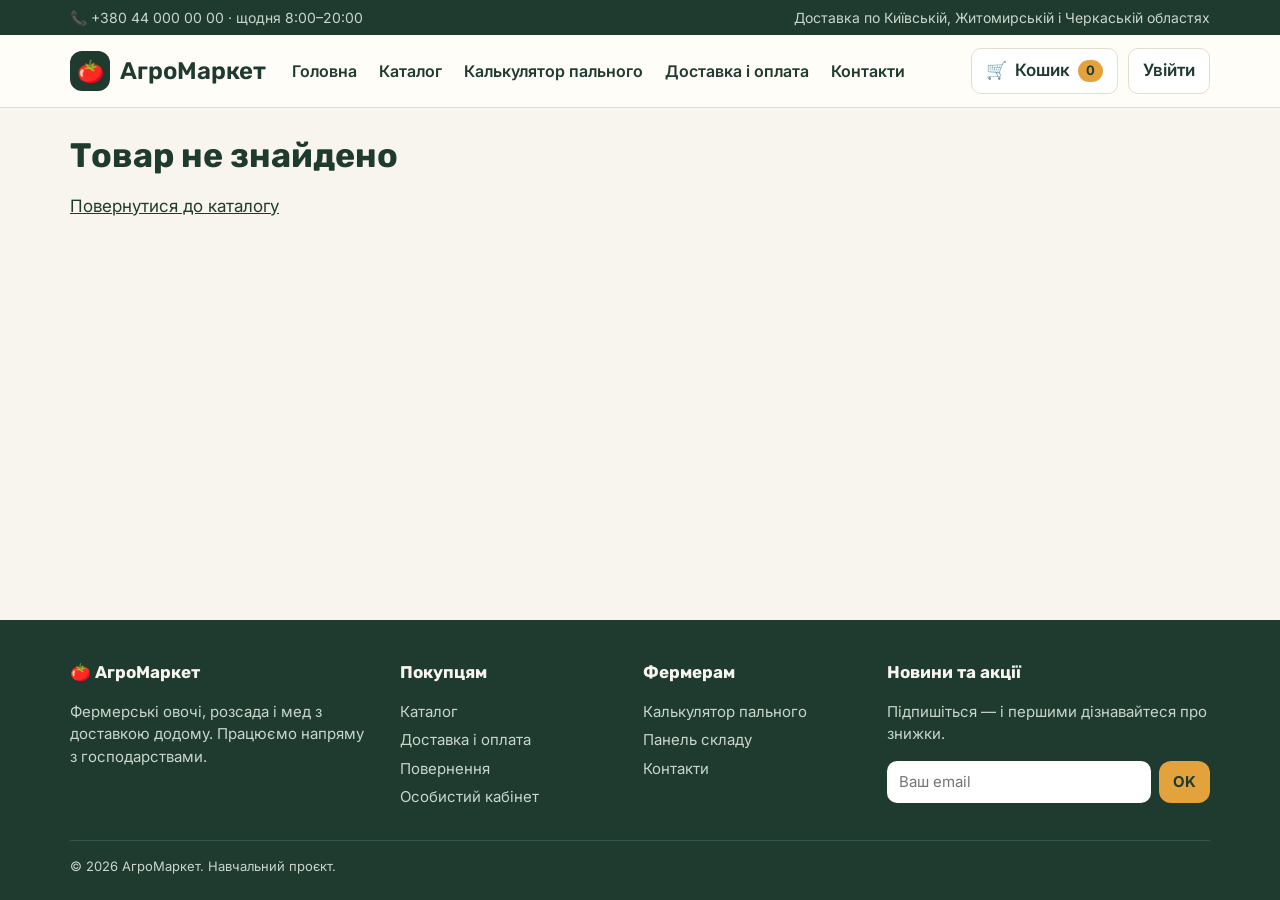
<file: product.html>
<!DOCTYPE html>
<html lang="uk">
<head>
<meta charset="utf-8">
<meta name="viewport" content="width=device-width, initial-scale=1">
<title>Товар — АгроМаркет</title>
<link rel="preconnect" href="https://fonts.googleapis.com">
<link href="https://fonts.googleapis.com/css2?family=Inter:wght@400;500;600;700&family=Rubik:wght@500;600&display=swap" rel="stylesheet">
<link rel="stylesheet" href="css/style.css">
<link rel="icon" href="data:image/svg+xml,<svg xmlns=%22http://www.w3.org/2000/svg%22 viewBox=%220 0 100 100%22><text y=%22.9em%22 font-size=%2290%22>🍅</text></svg>">
</head>
<body>
<div id="site-header"></div>
<main><div class="container">
<div id="pdp"></div>
</div></main>
<div id="site-footer"></div>
<script src="js/app.js"></script>
<script>
const p = product(param('id'));
if (!p) {
  document.getElementById('pdp').innerHTML = '<h1>Товар не знайдено</h1><p><a href="catalog.html">Повернутися до каталогу</a></p>';
} else {
  document.title = p.name + ' — АгроМаркет';
  const unitWord = p.unit === 'кг' ? 'кг' : 'шт.';
  document.getElementById('pdp').innerHTML = `
  <div class="breadcrumbs"><a href="index.html">Головна</a> / <a href="catalog.html">Каталог</a> / ${esc(p.name)}</div>
  <div class="pdp">
    <div class="pic" style="background:${p.bg}">${p.emoji}</div>
    <div>
      <span class="tag">${CATS[p.cat]}</span>
      <h1 style="margin-top:10px">${esc(p.name)}</h1>
      <div class="price">${money(p.price)} <span style="font-size:20px;color:var(--muted)">/ ${unitWord}</span></div>
      ${p.wholesale ? `<p class="alert warn" style="margin-top:12px">Оптова ціна від ${p.wholesaleFrom} шт.: ${money(p.wholesale)} / шт.</p>` : ''}
      <p>${esc(p.desc)}</p>
      <div class="field"><label for="qty">Кількість, ${unitWord}</label>
        <div class="qty"><button type="button" id="minus" aria-label="Менше">−</button><input id="qty" type="text" inputmode="numeric" value="${p.min}"><button type="button" id="plus" aria-label="Більше">+</button></div>
        <div class="hint">Можна замовити від ${p.min} до ${p.max} ${unitWord}</div>
      </div>
      <p>Сума: <b id="line-sum"></b></p>
      <button class="btn" id="add">Додати в кошик</button>
      <table class="specs">
        <tr><td>Походження</td><td>${esc(p.origin)}</td></tr>
        <tr><td>Вага одиниці</td><td>${esc(p.weight)}</td></tr>
        <tr><td>Одиниця продажу</td><td>${unitWord}</td></tr>
      </table>
    </div>
  </div>`;
  const qty = document.getElementById('qty');
  const read = () => qty.value.trim();
  function sum() { const v = read(); document.getElementById('line-sum').textContent = /^\d+$/.test(v) ? money(linePrice(p, +v) * +v) : '—'; }
  document.getElementById('minus').onclick = () => { const v = parseInt(read()) || p.min; qty.value = Math.max(p.min, v - 1); sum(); };
  document.getElementById('plus').onclick = () => { const v = parseInt(read()) || p.min; qty.value = Math.min(p.max, v + 1); sum(); };
  qty.addEventListener('input', () => { fieldErr(qty, ''); sum(); });
  sum();
  document.getElementById('add').onclick = () => {
    const v = read();
    if (!v) return fieldErr(qty, 'Вкажіть кількість');
    if (!/^\d+$/.test(v)) return fieldErr(qty, 'Кількість має бути цілим числом');
    if (+v < p.min || +v > p.max) return fieldErr(qty, `Можна замовити від ${p.min} до ${p.max} ${unitWord}`);
    fieldErr(qty, '');
    addToCart(p.id, +v);
    toast(`Додано в кошик: ${p.name}, ${v} ${unitWord}`);
  };
}
</script>
</body>
</html>
</file>
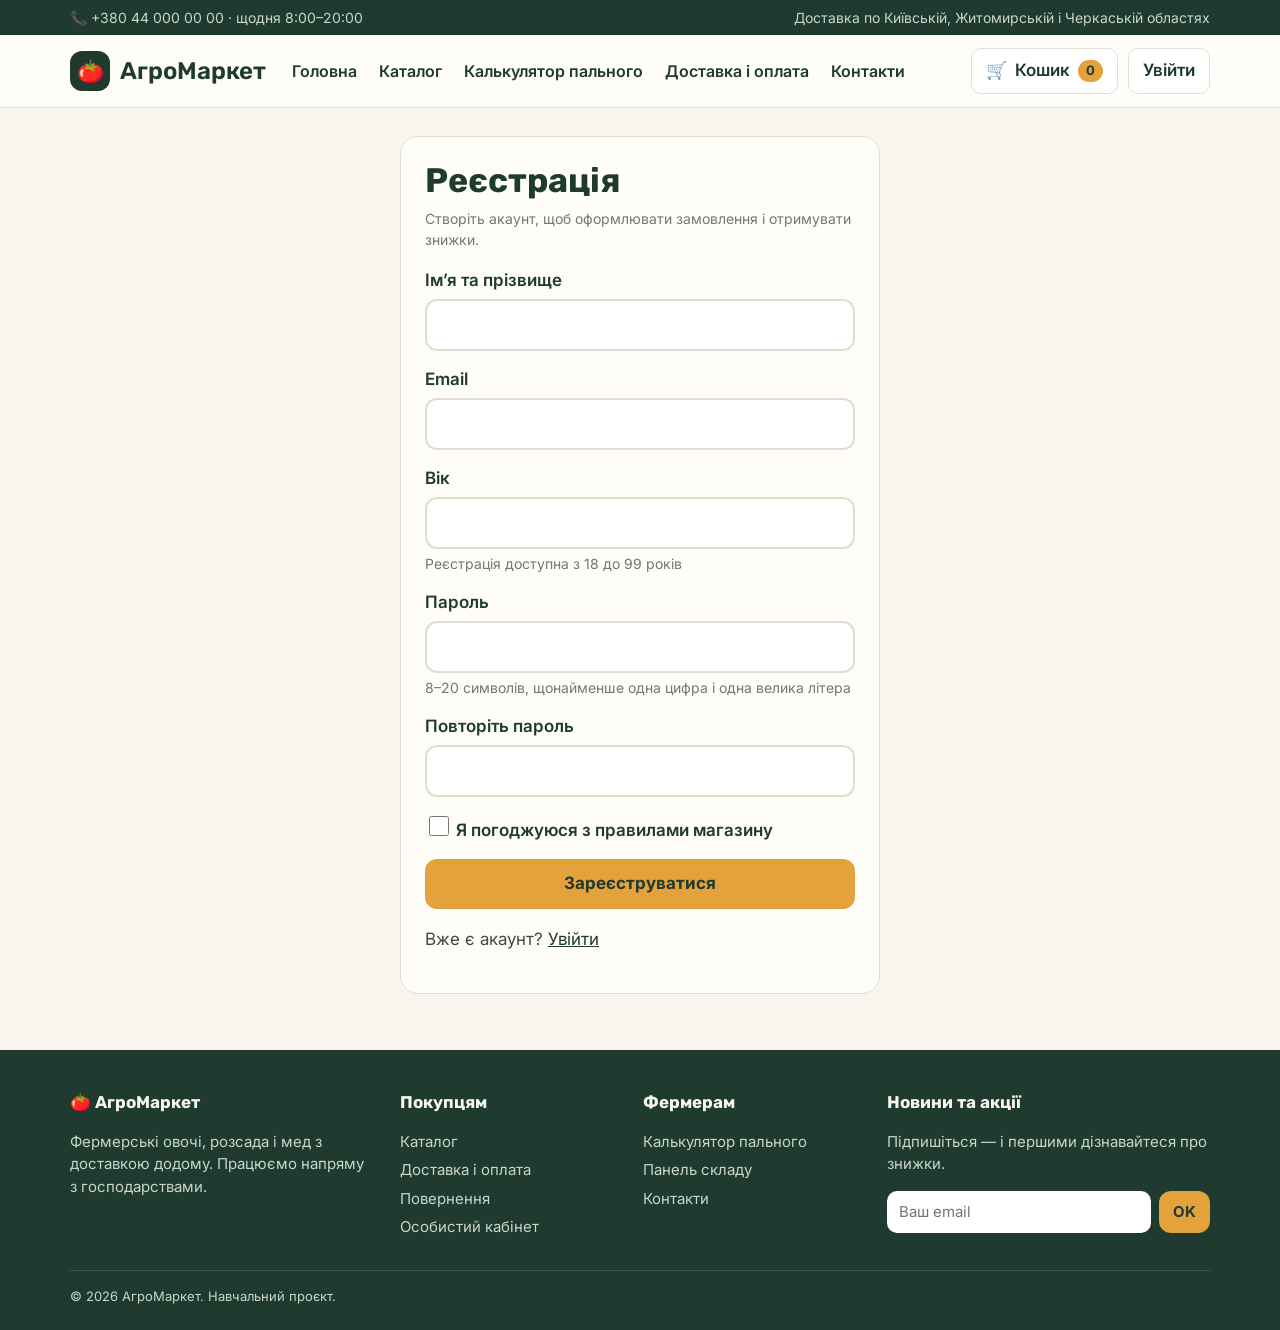
<file: register.html>
<!DOCTYPE html>
<html lang="uk">
<head>
<meta charset="utf-8">
<meta name="viewport" content="width=device-width, initial-scale=1">
<title>Реєстрація — АгроМаркет</title>
<link rel="preconnect" href="https://fonts.googleapis.com">
<link href="https://fonts.googleapis.com/css2?family=Inter:wght@400;500;600;700&family=Rubik:wght@500;600&display=swap" rel="stylesheet">
<link rel="stylesheet" href="css/style.css">
<link rel="icon" href="data:image/svg+xml,<svg xmlns=%22http://www.w3.org/2000/svg%22 viewBox=%220 0 100 100%22><text y=%22.9em%22 font-size=%2290%22>🍅</text></svg>">
</head>
<body>
<div id="site-header"></div>
<main><div class="container">
<div class="auth card">
  <h1>Реєстрація</h1>
  <p class="hint" style="margin-top:-6px;margin-bottom:18px">Створіть акаунт, щоб оформлювати замовлення і отримувати знижки.</p>
  <form id="reg" novalidate>
    <div class="field"><label for="name">Ім’я та прізвище</label><input type="text" id="name" autocomplete="off"></div>
    <div class="field"><label for="email">Email</label><input type="email" id="email" autocomplete="off"></div>
    <div class="field"><label for="age">Вік</label><input type="text" id="age" inputmode="numeric" autocomplete="off"><div class="hint">Реєстрація доступна з 18 до 99 років</div></div>
    <div class="field"><label for="pass">Пароль</label><input type="password" id="pass" autocomplete="new-password"><div class="hint">8–20 символів, щонайменше одна цифра і одна велика літера</div></div>
    <div class="field"><label for="pass2">Повторіть пароль</label><input type="password" id="pass2" autocomplete="new-password"></div>
    <div class="field"><label class="checkline"><input type="checkbox" id="agree"> Я погоджуюся з правилами магазину</label></div>
    <button class="btn" type="submit" style="width:100%">Зареєструватися</button>
  </form>
  <p style="margin-top:18px">Вже є акаунт? <a href="login.html">Увійти</a></p>
</div>
</div></main>
<div id="site-footer"></div>
<script src="js/app.js"></script>
<script>
document.getElementById('reg').addEventListener('submit', e => {
  e.preventDefault();
  const g = id => document.getElementById(id);
  const name = g('name').value.trim(), email = g('email').value.trim(), age = g('age').value.trim(), pass = g('pass').value, pass2 = g('pass2').value;
  let ok = true;
  let err = '';
  if (!name) err = 'Вкажіть ім’я';
  else if (name.length < 2 || name.length > 30) err = 'Ім’я має містити від 2 до 30 символів';
  else if (!/^[A-Za-zА-Яа-яІіЇїЄєҐґ\- ]+$/.test(name)) err = 'Ім’я може містити лише літери';
  ok = fieldErr(g('name'), err) && ok;
  err = '';
  if (!email) err = 'Вкажіть email';
  else if (!/^[^\s@]+@[^\s@]+\.[^\s@]+$/.test(email)) err = 'Неправильний формат email';
  else if (users().some(u => u.email === email)) err = 'Користувач з таким email вже зареєстрований';
  ok = fieldErr(g('email'), err) && ok;
  err = '';
  if (!age) err = 'Вкажіть вік';
  else if (!/^\d+$/.test(age)) err = 'Вік має бути цілим числом';
  else if (!(+age >= 18 && +age < 99)) err = 'Реєстрація доступна з 18 до 99 років';
  ok = fieldErr(g('age'), err) && ok;
  err = '';
  if (!pass) err = 'Вкажіть пароль';
  else if (pass.length < 8 || pass.length >= 20) err = 'Пароль має містити від 8 до 20 символів';
  else if (!/\d/.test(pass) || !/[A-ZА-ЯІЇЄҐ]/.test(pass)) err = 'Пароль має містити цифру і велику літеру';
  ok = fieldErr(g('pass'), err) && ok;
  ok = fieldErr(g('pass2'), pass2 !== pass ? 'Паролі не збігаються' : '') && ok;
  ok = fieldErr(g('agree'), g('agree').checked ? '' : 'Потрібна згода з правилами') && ok;
  if (!ok) return;
  const list = users();
  list.push({ name, email, age: +age, password: pass, prevOrders: 0 });
  DB.set('users', list);
  DB.set('session', email);
  location.href = 'account.html?welcome=1';
});
</script>
</body>
</html>
</file>
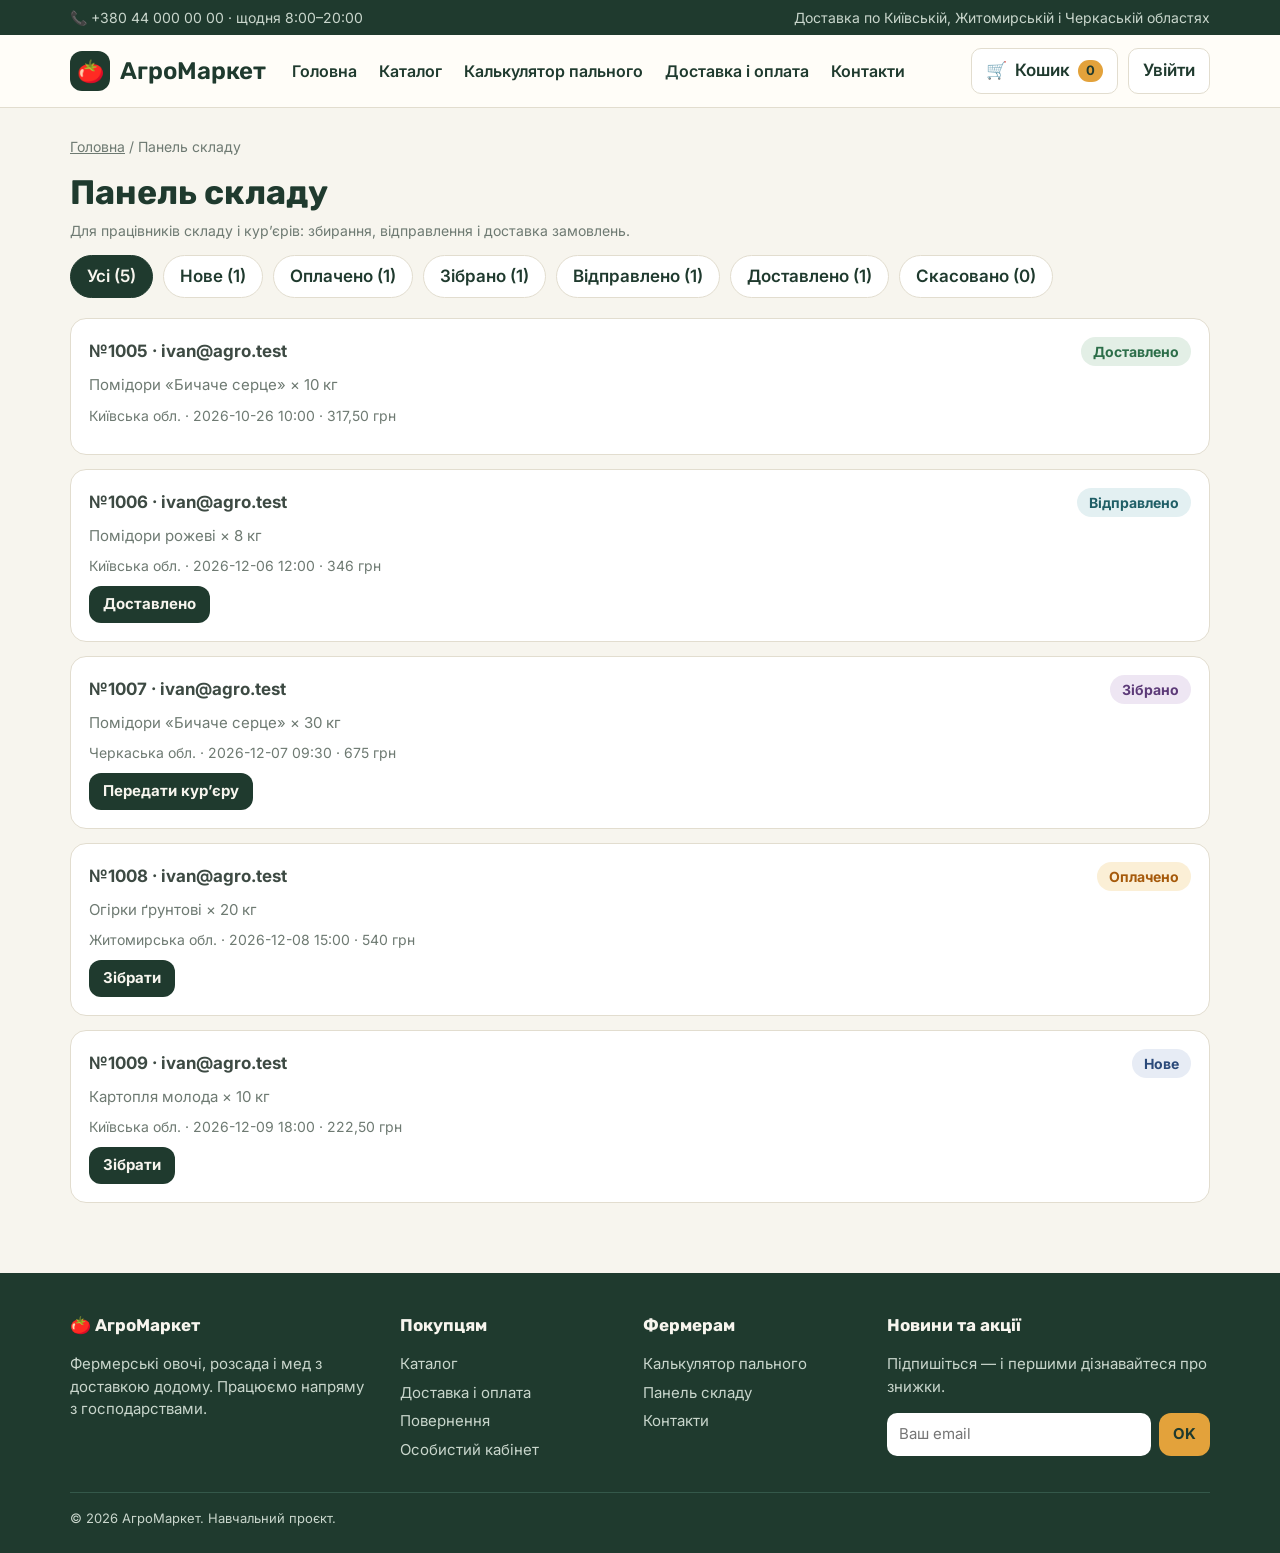
<file: warehouse.html>
<!DOCTYPE html>
<html lang="uk">
<head>
<meta charset="utf-8">
<meta name="viewport" content="width=device-width, initial-scale=1">
<title>Панель складу — АгроМаркет</title>
<link rel="preconnect" href="https://fonts.googleapis.com">
<link href="https://fonts.googleapis.com/css2?family=Inter:wght@400;500;600;700&family=Rubik:wght@500;600&display=swap" rel="stylesheet">
<link rel="stylesheet" href="css/style.css">
<link rel="icon" href="data:image/svg+xml,<svg xmlns=%22http://www.w3.org/2000/svg%22 viewBox=%220 0 100 100%22><text y=%22.9em%22 font-size=%2290%22>🍅</text></svg>">
</head>
<body>
<div id="site-header"></div>
<main><div class="container">
<div class="breadcrumbs"><a href="index.html">Головна</a> / Панель складу</div>
<h1>Панель складу</h1>
<p class="hint" style="margin-top:-6px">Для працівників складу і кур’єрів: збирання, відправлення і доставка замовлень.</p>
<div id="wh-msg"></div>
<div class="filters" id="wh-filter"></div>
<div id="wh-list"></div>
</div></main>
<div id="site-footer"></div>
<script src="js/app.js"></script>
<script>
const NEXT = {
  new: [['Зібрати', 'packed']],
  paid: [['Зібрати', 'packed']],
  packed: [['Передати кур’єру', 'shipped']],
  shipped: [['Доставлено', 'done']],
  done: [], cancel: []
};
let filter = 'all';
function drawWh() {
  const all = DB.get('orders', []);
  const counts = Object.keys(STATUS).reduce((m, k) => (m[k] = all.filter(o => o.status === k).length, m), {});
  document.getElementById('wh-filter').innerHTML = `<button class="chip ${filter === 'all' ? 'on' : ''}" data-f="all">Усі (${all.length})</button>` +
    Object.keys(STATUS).map(k => `<button class="chip ${filter === k ? 'on' : ''}" data-f="${k}">${STATUS[k].label} (${counts[k]})</button>`).join('');
  $$('#wh-filter .chip').forEach(b => b.onclick = () => { filter = b.dataset.f; drawWh(); });
  const list = all.filter(o => filter === 'all' || o.status === filter);
  document.getElementById('wh-list').innerHTML = list.map(o => `<div class="order"><div class="top"><b>№${o.id} · ${esc(o.email)}</b><span class="status ${STATUS[o.status].cls}">${STATUS[o.status].label}</span></div>
    <div class="items">${o.items.map(i => `${esc(i.name)} × ${i.qty} ${i.unit}`).join(', ')}</div>
    <div class="hint">${esc(o.region)} обл. · ${o.date} ${o.time} · ${money(o.total)}</div>
    <div style="margin-top:10px">${NEXT[o.status].map(([t, s]) => `<button class="btn sm dark" data-id="${o.id}" data-s="${s}">${t}</button>`).join('')}</div></div>`).join('') || '<p>Замовлень немає.</p>';
  $$('#wh-list [data-s]').forEach(b => b.onclick = () => {
    const all = DB.get('orders', []); const o = all.find(x => x.id === +b.dataset.id); o.status = b.dataset.s; DB.set('orders', all);
    document.getElementById('wh-msg').innerHTML = `<div class="alert ok">Замовлення №${o.id}: статус «${STATUS[o.status].label}»</div>`;
    drawWh();
  });
}
drawWh();
</script>
</body>
</html>
</file>
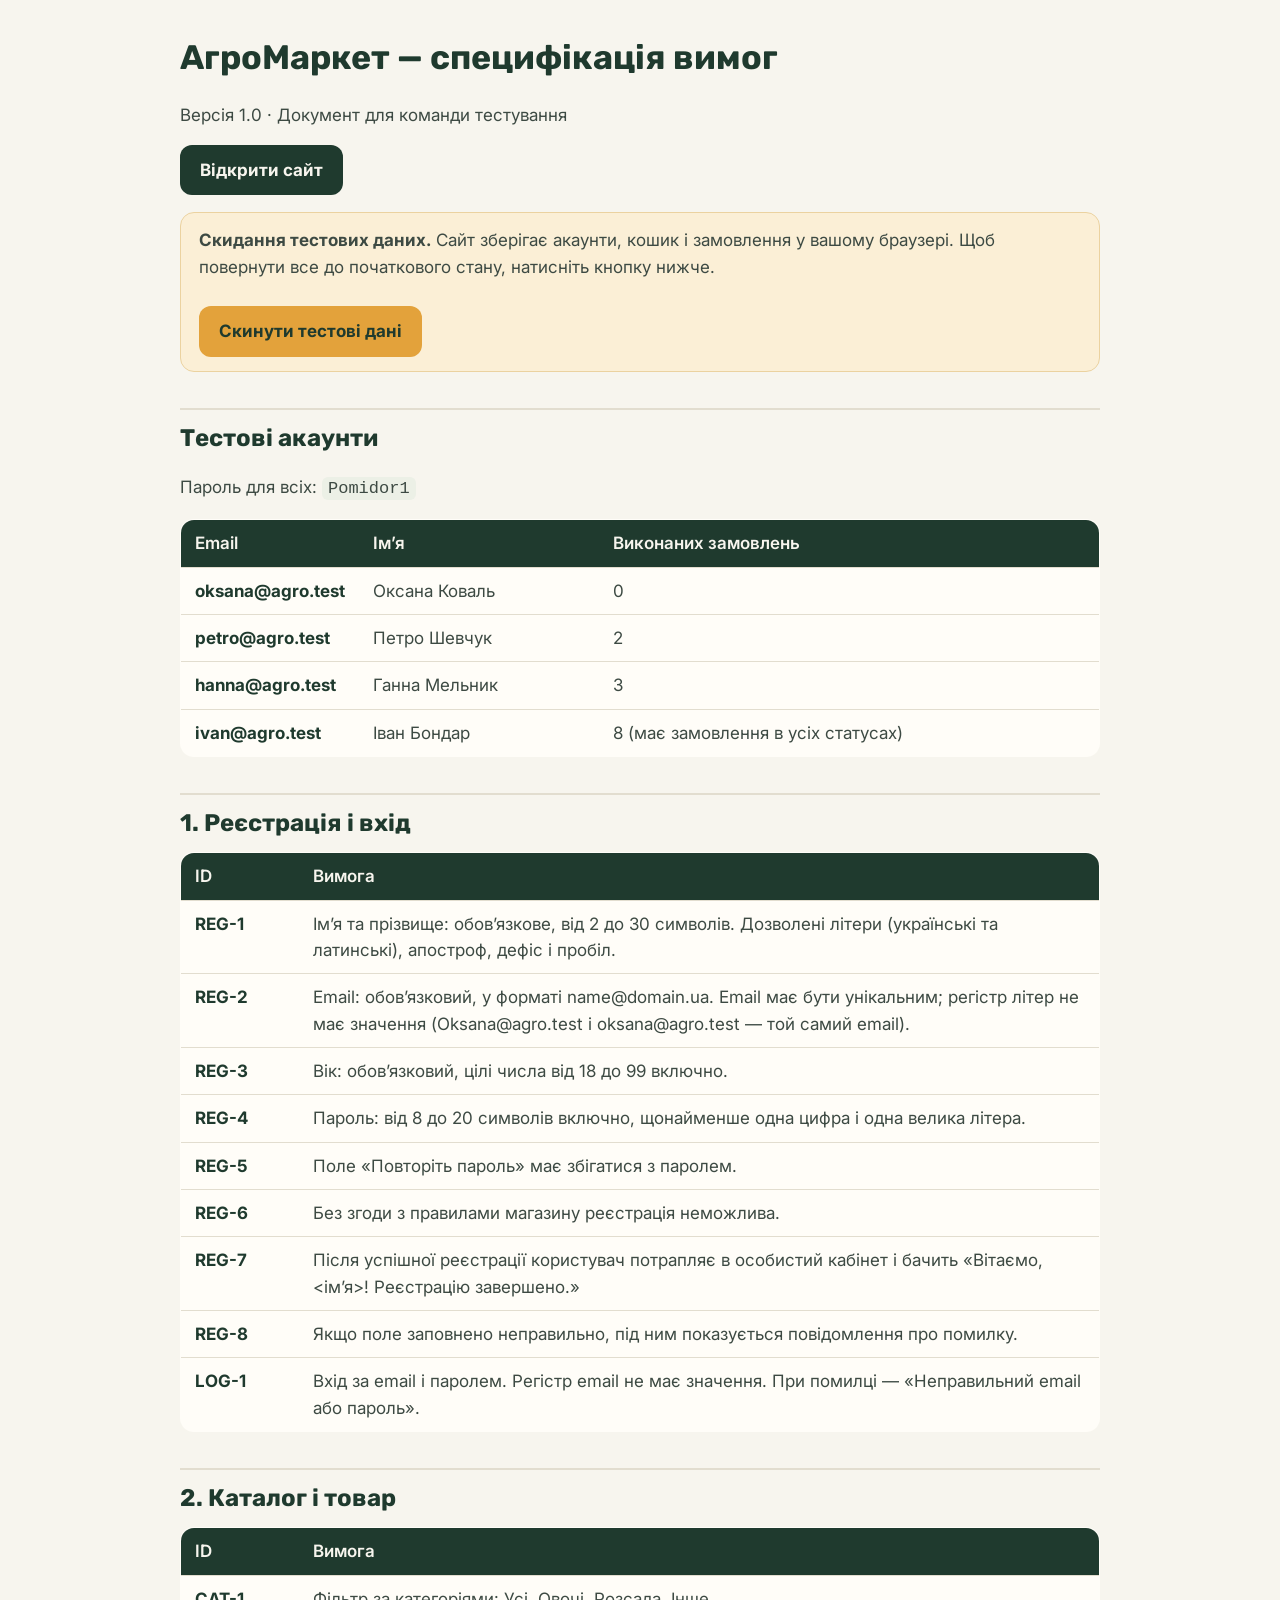
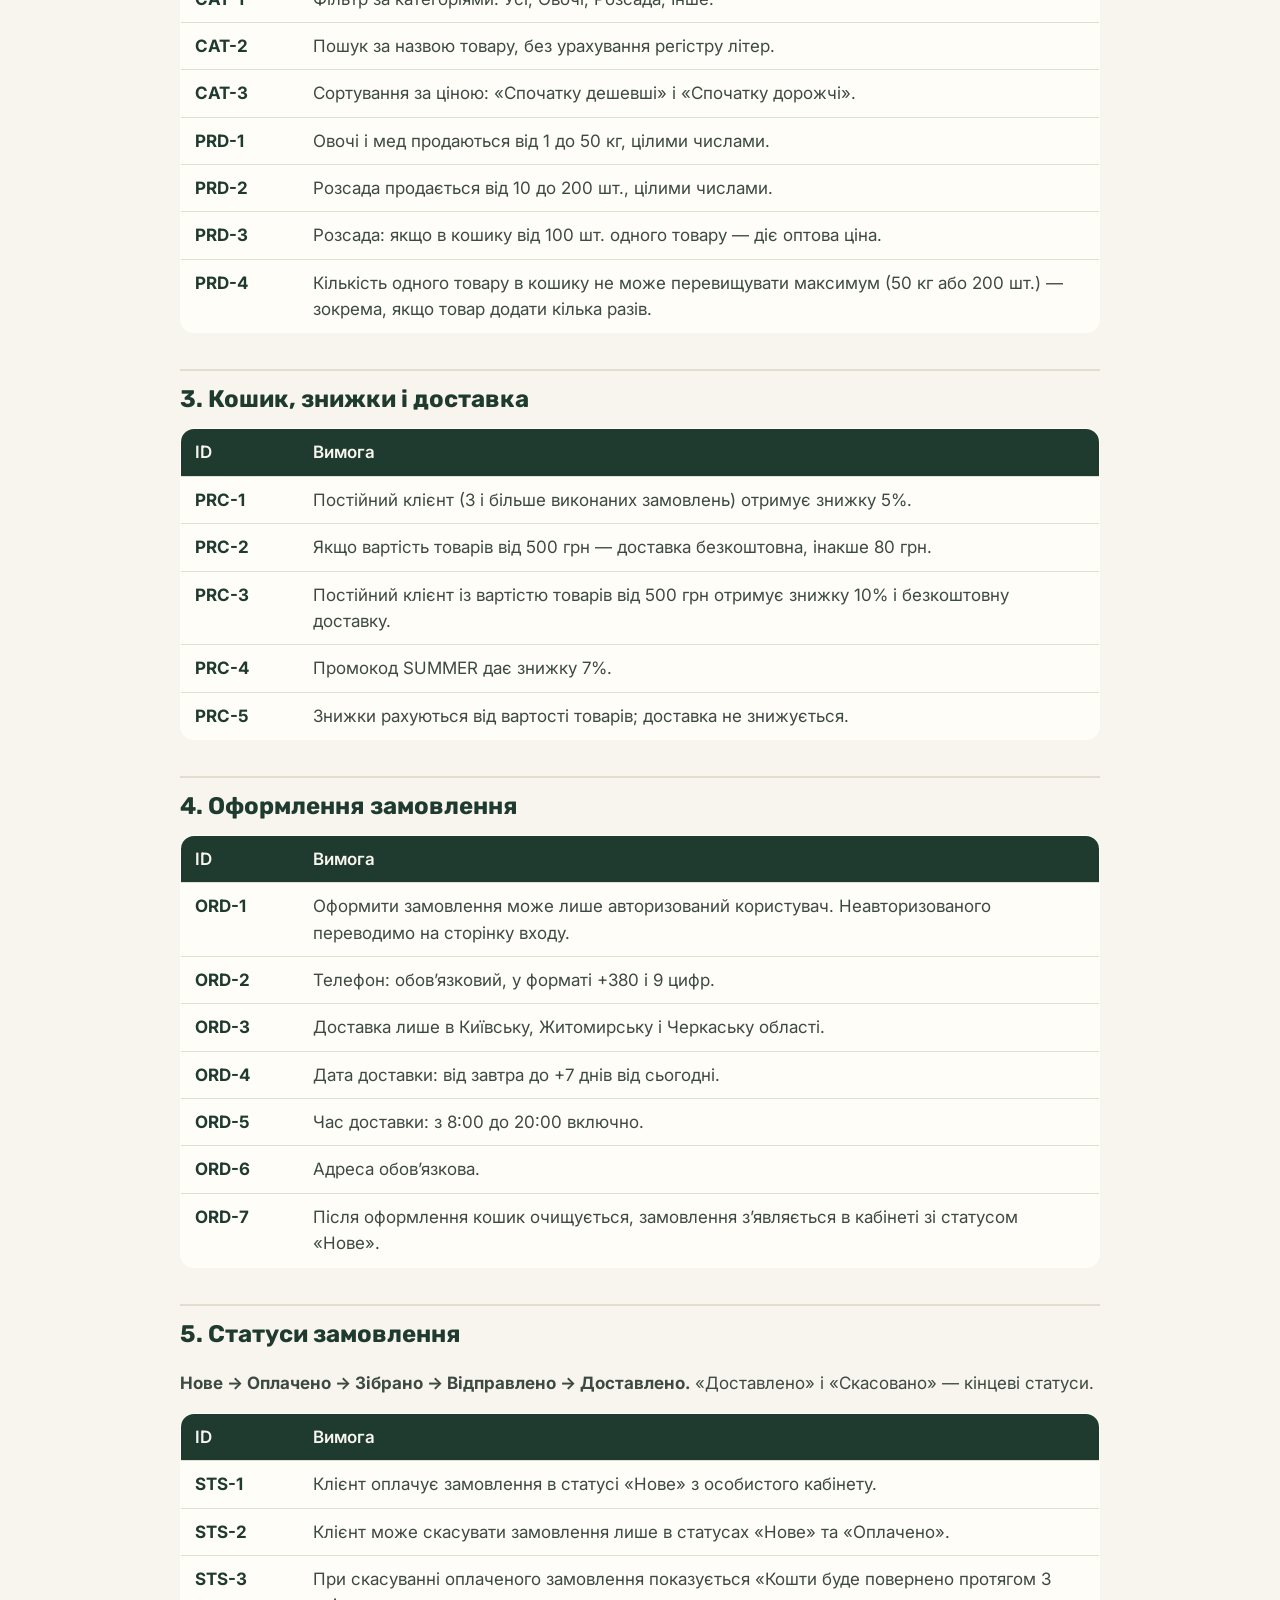
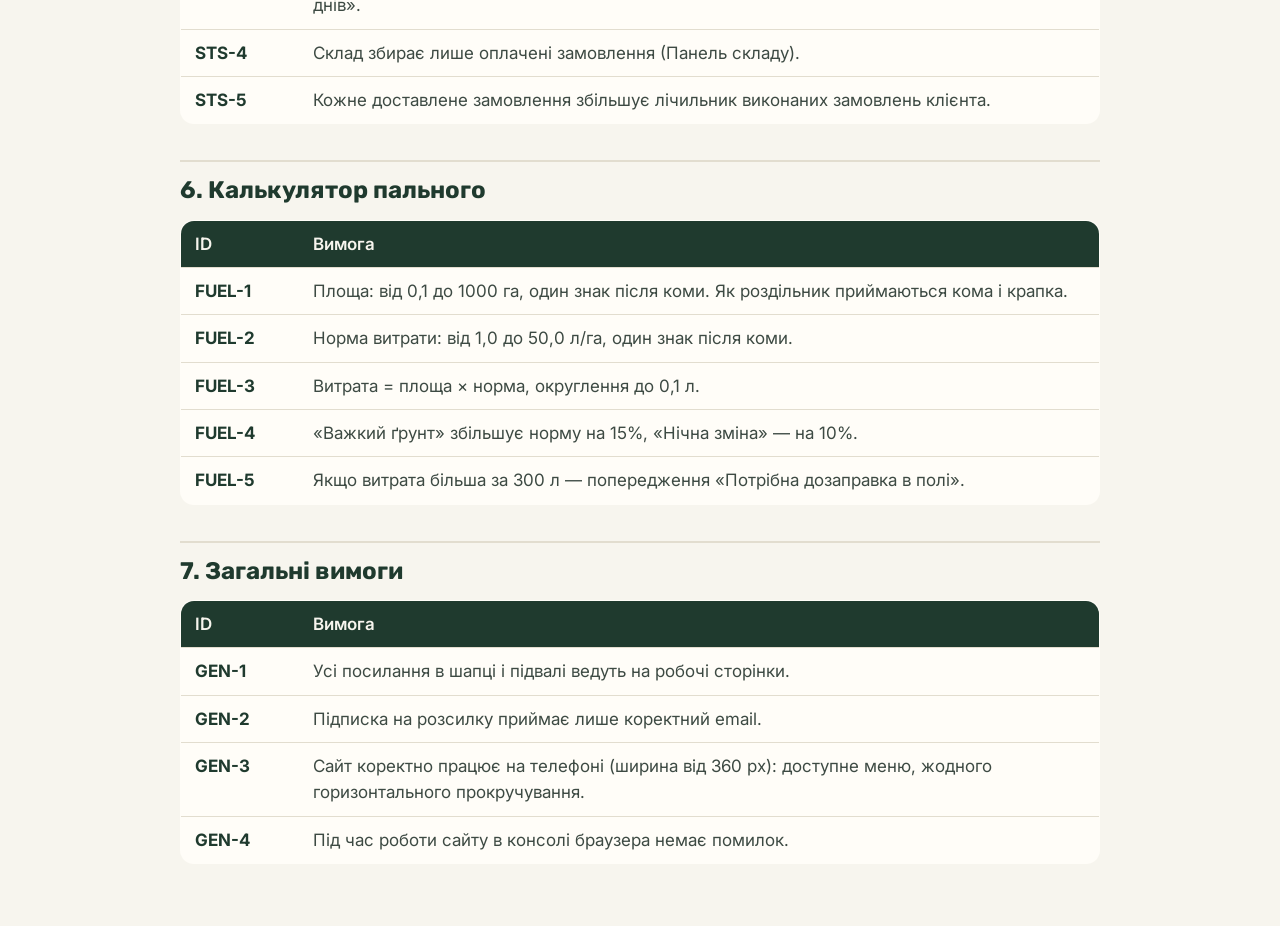
<file: docs/specification.html>
<!DOCTYPE html>
<html lang="uk">
<head>
<meta charset="utf-8">
<meta name="viewport" content="width=device-width, initial-scale=1">
<title>АгроМаркет — специфікація вимог для тестування</title>
<link href="https://fonts.googleapis.com/css2?family=Inter:wght@400;600;700&family=Rubik:wght@500;600&display=swap" rel="stylesheet">
<style>
body{margin:0;background:#F7F5EE;color:#3D4A43;font-family:Inter,Arial,sans-serif;font-size:17px;line-height:1.55}
.wrap{max-width:920px;margin:0 auto;padding:32px 20px 64px}
h1,h2{font-family:Rubik,Arial,sans-serif;color:#1F3A2E}
h1{font-size:34px;margin:0 0 6px}
h2{font-size:24px;margin:36px 0 10px;padding-top:10px;border-top:2px solid #E2DDCF}
table{width:100%;border-collapse:collapse;background:#FFFDF8;border:1px solid #E2DDCF;border-radius:14px;overflow:hidden}
th,td{text-align:left;padding:10px 14px;border-bottom:1px solid #E2DDCF;vertical-align:top}
th{background:#1F3A2E;color:#F7F5EE;font-weight:600}
td:first-child{white-space:nowrap;font-weight:700;color:#1F3A2E;width:90px}
.box{background:#FBEFD6;border:1px solid #EBD2A0;border-radius:14px;padding:14px 18px;margin:16px 0}
.btn{font:inherit;font-weight:700;border:none;border-radius:12px;padding:12px 20px;cursor:pointer;background:#E3A23B;color:#1F3A2E;text-decoration:none;display:inline-block}
.btn.dark{background:#1F3A2E;color:#F7F5EE}
code{background:#ECF0E6;padding:2px 6px;border-radius:6px}
#done{color:#2C6E49;font-weight:700;margin-left:12px}
</style>
</head>
<body><div class="wrap">
<h1>АгроМаркет — специфікація вимог</h1>
<p>Версія 1.0 · Документ для команди тестування</p>
<p><a class="btn dark" href="../index.html">Відкрити сайт</a></p>

<div class="box"><b>Скидання тестових даних.</b> Сайт зберігає акаунти, кошик і замовлення у вашому браузері. Щоб повернути все до початкового стану, натисніть кнопку нижче.<br><br>
<button class="btn" id="reset">Скинути тестові дані</button><span id="done"></span></div>

<h2>Тестові акаунти</h2>
<p>Пароль для всіх: <code>Pomidor1</code></p>
<table>
<tr><th>Email</th><th>Ім’я</th><th>Виконаних замовлень</th></tr>
<tr><td>oksana@agro.test</td><td>Оксана Коваль</td><td>0</td></tr>
<tr><td>petro@agro.test</td><td>Петро Шевчук</td><td>2</td></tr>
<tr><td>hanna@agro.test</td><td>Ганна Мельник</td><td>3</td></tr>
<tr><td>ivan@agro.test</td><td>Іван Бондар</td><td>8 (має замовлення в усіх статусах)</td></tr>
</table>

<h2>1. Реєстрація і вхід</h2>
<table>
<tr><th>ID</th><th>Вимога</th></tr>
<tr><td>REG-1</td><td>Ім’я та прізвище: обов’язкове, від 2 до 30 символів. Дозволені літери (українські та латинські), апостроф, дефіс і пробіл.</td></tr>
<tr><td>REG-2</td><td>Email: обов’язковий, у форматі name@domain.ua. Email має бути унікальним; регістр літер не має значення (Oksana@agro.test і oksana@agro.test — той самий email).</td></tr>
<tr><td>REG-3</td><td>Вік: обов’язковий, цілі числа від 18 до 99 включно.</td></tr>
<tr><td>REG-4</td><td>Пароль: від 8 до 20 символів включно, щонайменше одна цифра і одна велика літера.</td></tr>
<tr><td>REG-5</td><td>Поле «Повторіть пароль» має збігатися з паролем.</td></tr>
<tr><td>REG-6</td><td>Без згоди з правилами магазину реєстрація неможлива.</td></tr>
<tr><td>REG-7</td><td>Після успішної реєстрації користувач потрапляє в особистий кабінет і бачить «Вітаємо, &lt;ім’я&gt;! Реєстрацію завершено.»</td></tr>
<tr><td>REG-8</td><td>Якщо поле заповнено неправильно, під ним показується повідомлення про помилку.</td></tr>
<tr><td>LOG-1</td><td>Вхід за email і паролем. Регістр email не має значення. При помилці — «Неправильний email або пароль».</td></tr>
</table>

<h2>2. Каталог і товар</h2>
<table>
<tr><th>ID</th><th>Вимога</th></tr>
<tr><td>CAT-1</td><td>Фільтр за категоріями: Усі, Овочі, Розсада, Інше.</td></tr>
<tr><td>CAT-2</td><td>Пошук за назвою товару, без урахування регістру літер.</td></tr>
<tr><td>CAT-3</td><td>Сортування за ціною: «Спочатку дешевші» і «Спочатку дорожчі».</td></tr>
<tr><td>PRD-1</td><td>Овочі і мед продаються від 1 до 50 кг, цілими числами.</td></tr>
<tr><td>PRD-2</td><td>Розсада продається від 10 до 200 шт., цілими числами.</td></tr>
<tr><td>PRD-3</td><td>Розсада: якщо в кошику від 100 шт. одного товару — діє оптова ціна.</td></tr>
<tr><td>PRD-4</td><td>Кількість одного товару в кошику не може перевищувати максимум (50 кг або 200 шт.) — зокрема, якщо товар додати кілька разів.</td></tr>
</table>

<h2>3. Кошик, знижки і доставка</h2>
<table>
<tr><th>ID</th><th>Вимога</th></tr>
<tr><td>PRC-1</td><td>Постійний клієнт (3 і більше виконаних замовлень) отримує знижку 5%.</td></tr>
<tr><td>PRC-2</td><td>Якщо вартість товарів від 500 грн — доставка безкоштовна, інакше 80 грн.</td></tr>
<tr><td>PRC-3</td><td>Постійний клієнт із вартістю товарів від 500 грн отримує знижку 10% і безкоштовну доставку.</td></tr>
<tr><td>PRC-4</td><td>Промокод SUMMER дає знижку 7%.</td></tr>
<tr><td>PRC-5</td><td>Знижки рахуються від вартості товарів; доставка не знижується.</td></tr>
</table>

<h2>4. Оформлення замовлення</h2>
<table>
<tr><th>ID</th><th>Вимога</th></tr>
<tr><td>ORD-1</td><td>Оформити замовлення може лише авторизований користувач. Неавторизованого переводимо на сторінку входу.</td></tr>
<tr><td>ORD-2</td><td>Телефон: обов’язковий, у форматі +380 і 9 цифр.</td></tr>
<tr><td>ORD-3</td><td>Доставка лише в Київську, Житомирську і Черкаську області.</td></tr>
<tr><td>ORD-4</td><td>Дата доставки: від завтра до +7 днів від сьогодні.</td></tr>
<tr><td>ORD-5</td><td>Час доставки: з 8:00 до 20:00 включно.</td></tr>
<tr><td>ORD-6</td><td>Адреса обов’язкова.</td></tr>
<tr><td>ORD-7</td><td>Після оформлення кошик очищується, замовлення з’являється в кабінеті зі статусом «Нове».</td></tr>
</table>

<h2>5. Статуси замовлення</h2>
<p><b>Нове → Оплачено → Зібрано → Відправлено → Доставлено.</b> «Доставлено» і «Скасовано» — кінцеві статуси.</p>
<table>
<tr><th>ID</th><th>Вимога</th></tr>
<tr><td>STS-1</td><td>Клієнт оплачує замовлення в статусі «Нове» з особистого кабінету.</td></tr>
<tr><td>STS-2</td><td>Клієнт може скасувати замовлення лише в статусах «Нове» та «Оплачено».</td></tr>
<tr><td>STS-3</td><td>При скасуванні оплаченого замовлення показується «Кошти буде повернено протягом 3 днів».</td></tr>
<tr><td>STS-4</td><td>Склад збирає лише оплачені замовлення (Панель складу).</td></tr>
<tr><td>STS-5</td><td>Кожне доставлене замовлення збільшує лічильник виконаних замовлень клієнта.</td></tr>
</table>

<h2>6. Калькулятор пального</h2>
<table>
<tr><th>ID</th><th>Вимога</th></tr>
<tr><td>FUEL-1</td><td>Площа: від 0,1 до 1000 га, один знак після коми. Як роздільник приймаються кома і крапка.</td></tr>
<tr><td>FUEL-2</td><td>Норма витрати: від 1,0 до 50,0 л/га, один знак після коми.</td></tr>
<tr><td>FUEL-3</td><td>Витрата = площа × норма, округлення до 0,1 л.</td></tr>
<tr><td>FUEL-4</td><td>«Важкий ґрунт» збільшує норму на 15%, «Нічна зміна» — на 10%.</td></tr>
<tr><td>FUEL-5</td><td>Якщо витрата більша за 300 л — попередження «Потрібна дозаправка в полі».</td></tr>
</table>

<h2>7. Загальні вимоги</h2>
<table>
<tr><th>ID</th><th>Вимога</th></tr>
<tr><td>GEN-1</td><td>Усі посилання в шапці і підвалі ведуть на робочі сторінки.</td></tr>
<tr><td>GEN-2</td><td>Підписка на розсилку приймає лише коректний email.</td></tr>
<tr><td>GEN-3</td><td>Сайт коректно працює на телефоні (ширина від 360 px): доступне меню, жодного горизонтального прокручування.</td></tr>
<tr><td>GEN-4</td><td>Під час роботи сайту в консолі браузера немає помилок.</td></tr>
</table>
</div>
<script src="../js/app.js"></script>
<script>
document.getElementById('reset').onclick = () => {
  try { Object.keys(localStorage).filter(k => k.startsWith('am_')).forEach(k => localStorage.removeItem(k)); } catch (e) {}
  seedData(true);
  document.getElementById('done').textContent = 'Готово! Дані відновлено.';
};
</script>
</body>
</html>
</file>
<file: css/style.css>
:root{--dark:#1F3A2E;--dark2:#2B4D3D;--bg:#F7F5EE;--soft:#ECF0E6;--card:#FFFDF8;--line:#E2DDCF;--acc:#E3A23B;--acc2:#C98A26;--brown:#A65A0B;--text:#3D4A43;--muted:#6E7A72;--bad:#A8321F;--good:#2C6E49;--badbg:#F6E3DF;--goodbg:#E3EFE6;--warnbg:#FBEFD6}
*{box-sizing:border-box}
html,body{margin:0}
body{background:var(--bg);color:var(--text);font-family:Inter,Arial,sans-serif;font-size:17px;line-height:1.5;display:flex;flex-direction:column;min-height:100vh}
h1,h2,h3{font-family:Rubik,Arial,sans-serif;color:var(--dark);margin:0 0 12px;line-height:1.2}
h1{font-size:34px}h2{font-size:26px}h3{font-size:20px}
a{color:var(--dark)}
.container{max-width:1180px;margin:0 auto;padding:0 20px;width:100%}
main{flex:1;padding:28px 0 56px}
/* top bar */
.topbar{background:var(--dark);color:#C9D6CC;font-size:14px}
.topbar .container{display:flex;justify-content:space-between;gap:12px;padding-top:7px;padding-bottom:7px;flex-wrap:wrap}
/* header */
.site-header{background:var(--card);border-bottom:1px solid var(--line);position:sticky;top:0;z-index:20}
.site-header .container{display:flex;align-items:center;gap:16px;height:72px}
.logo{display:flex;align-items:center;gap:10px;text-decoration:none;font-family:Rubik,Arial,sans-serif;font-weight:600;font-size:24px;color:var(--dark);white-space:nowrap}
.logo span.m{width:40px;height:40px;border-radius:12px;background:var(--dark);display:flex;align-items:center;justify-content:center;font-size:22px}
.nav{display:flex;gap:2px;flex:1;min-width:0}
.nav a{text-decoration:none;padding:8px 10px;font-size:16px;border-radius:10px;font-weight:600;color:var(--dark);white-space:nowrap}
.nav a:hover,.nav a.active{background:var(--soft)}
.hdr-actions{display:flex;gap:10px;align-items:center}
.icon-btn{position:relative;display:flex;align-items:center;gap:8px;text-decoration:none;font-weight:600;padding:9px 14px;border-radius:10px;border:1px solid var(--line);background:#fff;color:var(--dark);white-space:nowrap}
.icon-btn .count{background:var(--acc);color:var(--dark);border-radius:999px;font-size:13px;font-weight:700;padding:1px 8px}
/* buttons and forms */
.btn{display:inline-flex;align-items:center;justify-content:center;gap:8px;font:inherit;font-weight:700;border:none;border-radius:12px;padding:12px 22px;cursor:pointer;background:var(--acc);color:var(--dark);text-decoration:none}
.btn:hover{background:var(--acc2)}
.btn.dark{background:var(--dark);color:#F7F5EE}.btn.dark:hover{background:var(--dark2)}
.btn.ghost{background:#fff;border:1px solid var(--line)}.btn.ghost:hover{background:var(--soft)}
.btn.danger{background:var(--badbg);color:var(--bad);border:1px solid #E5C2BA}
.btn.sm{padding:7px 14px;font-size:15px}
.btn[disabled]{opacity:.5;cursor:not-allowed}
.field{margin-bottom:16px}
.field label{display:block;font-weight:600;color:var(--dark);margin-bottom:6px}
.field input[type=text],.field input[type=email],.field input[type=password],.field input[type=tel],.field input[type=date],.field input[type=time],.field input[type=number],.field select,.field textarea{font:inherit;width:100%;padding:11px 14px;border:2px solid var(--line);border-radius:12px;background:#fff;color:var(--text)}
.field textarea{min-height:80px;resize:vertical}
.field input:focus,.field select:focus,.field textarea:focus{outline:none;border-color:var(--acc)}
.field .err-text{color:var(--bad);font-size:14px;font-weight:600;margin-top:5px}
.field.has-err input,.field.has-err select{border-color:var(--bad)}
.hint{font-size:14px;color:var(--muted);margin-top:4px}
.checkline{display:flex;gap:10px;align-items:flex-start;margin:6px 0 16px}
.checkline input{width:20px;height:20px;margin-top:3px}
.radio-group{display:flex;flex-direction:column;gap:8px}
.radio-group label{display:flex;gap:10px;align-items:center;font-weight:500;border:2px solid var(--line);border-radius:12px;padding:10px 14px;background:#fff;cursor:pointer}
/* cards */
.card{background:var(--card);border:1px solid var(--line);border-radius:18px;padding:24px}
.alert{border-radius:14px;padding:14px 18px;margin-bottom:18px;font-weight:600}
.alert.ok{background:var(--goodbg);color:var(--good)}
.alert.bad{background:var(--badbg);color:var(--bad)}
.alert.warn{background:var(--warnbg);color:var(--brown)}
.breadcrumbs{font-size:14px;color:var(--muted);margin-bottom:16px}
.breadcrumbs a{color:var(--muted)}
/* hero */
.hero{background:var(--dark);color:#F7F5EE;border-radius:24px;padding:48px;display:grid;grid-template-columns:1.3fr 1fr;gap:32px;align-items:center}
.hero h1{color:#F7F5EE;font-size:44px}
.hero p{color:#C9D6CC;font-size:19px;margin:0 0 24px}
.hero .art{font-size:120px;text-align:center;line-height:1}
.perks{display:grid;grid-template-columns:repeat(4,1fr);gap:16px;margin:24px 0 36px}
.perk{background:var(--card);border:1px solid var(--line);border-radius:16px;padding:18px}
.perk b{display:block;color:var(--dark);margin-bottom:4px}
/* products */
.section-head{display:flex;justify-content:space-between;align-items:end;gap:16px;margin:8px 0 18px;flex-wrap:wrap}
.products{display:grid;grid-template-columns:repeat(auto-fill,minmax(230px,1fr));gap:18px}
.product{background:var(--card);border:1px solid var(--line);border-radius:18px;overflow:hidden;display:flex;flex-direction:column;text-decoration:none;color:inherit;transition:box-shadow .15s}
.product:hover{box-shadow:0 6px 20px rgba(31,58,46,.12)}
.product .pic{height:150px;display:flex;align-items:center;justify-content:center;font-size:72px}
.product .body{padding:16px;display:flex;flex-direction:column;gap:6px;flex:1}
.product .name{font-weight:700;color:var(--dark)}
.product .price{font-family:Rubik,Arial,sans-serif;font-size:22px;font-weight:600;color:var(--dark);margin-top:auto}
.tag{display:inline-block;font-size:13px;font-weight:700;border-radius:999px;padding:3px 10px;background:var(--soft);color:var(--dark)}
.tag.hit{background:var(--warnbg);color:var(--brown)}
.filters{display:flex;gap:10px;flex-wrap:wrap;margin-bottom:20px;align-items:center}
.chip{font:inherit;font-weight:600;border:1px solid var(--line);background:#fff;border-radius:999px;padding:8px 16px;cursor:pointer;color:var(--dark)}
.chip.on{background:var(--dark);color:#F7F5EE;border-color:var(--dark)}
.search{flex:1;min-width:220px;font:inherit;padding:10px 16px;border:2px solid var(--line);border-radius:999px}
.sort{font:inherit;padding:9px 14px;border:2px solid var(--line);border-radius:12px;background:#fff}
/* product page */
.pdp{display:grid;grid-template-columns:1fr 1fr;gap:32px}
.pdp .pic{border-radius:24px;height:380px;display:flex;align-items:center;justify-content:center;font-size:170px}
.pdp .price{font-family:Rubik,Arial,sans-serif;font-size:36px;font-weight:600;color:var(--dark)}
.qty{display:flex;align-items:center;gap:0;border:2px solid var(--line);border-radius:12px;overflow:hidden;width:max-content;background:#fff}
.qty button{font:inherit;font-size:22px;width:46px;height:46px;border:none;background:var(--soft);cursor:pointer;color:var(--dark)}
.field .qty input{font:inherit;width:80px;height:46px;border:none;border-radius:0;padding:0;text-align:center}
.specs{width:100%;border-collapse:collapse;margin-top:18px}
.specs td{padding:9px 0;border-bottom:1px solid var(--line)}
.specs td:first-child{color:var(--muted);width:45%}
/* cart */
.layout-2{display:grid;grid-template-columns:minmax(0,1fr) 360px;gap:24px;align-items:start}
.cart-table{width:100%;border-collapse:collapse;background:var(--card);border:1px solid var(--line);border-radius:18px;overflow:hidden;min-width:640px}
.cart-table th{text-align:left;font-size:14px;color:var(--muted);font-weight:600;padding:14px 16px;border-bottom:1px solid var(--line)}
.cart-table td{padding:14px 16px;border-bottom:1px solid var(--line);vertical-align:middle}
.cart-table .pi{display:flex;align-items:center;gap:12px}
.cart-table .pi span.e{font-size:36px}
.cart-table input{font:inherit;width:80px;padding:8px;border:2px solid var(--line);border-radius:10px;text-align:center}
.summary .row{display:flex;justify-content:space-between;padding:7px 0}
.summary .total{border-top:2px dashed var(--line);margin-top:8px;padding-top:12px;font-family:Rubik,Arial,sans-serif;font-size:24px;font-weight:600;color:var(--dark)}
.promo{display:flex;gap:8px;margin:14px 0}
.promo input{flex:1;font:inherit;padding:10px 12px;border:2px solid var(--line);border-radius:10px;min-width:0}
/* account */
.order{border:1px solid var(--line);border-radius:16px;padding:18px;margin-bottom:14px;background:#fff}
.order .top{display:flex;justify-content:space-between;align-items:center;flex-wrap:wrap;gap:10px}
.order .items{color:var(--muted);font-size:15px;margin:8px 0}
.status{border-radius:999px;padding:4px 12px;font-size:14px;font-weight:700}
.s-new{background:#E7ECF5;color:#2B4A7A}.s-paid{background:var(--warnbg);color:var(--brown)}.s-packed{background:#EEE6F3;color:#5C3A78}.s-shipped{background:#E3F0F2;color:#1F5E66}.s-done{background:var(--goodbg);color:var(--good)}.s-cancel{background:var(--badbg);color:var(--bad)}
.tabs-acc{display:flex;gap:8px;margin-bottom:18px;flex-wrap:wrap}
/* auth */
.auth{max-width:480px;margin:0 auto}
/* fuel */
.calc{max-width:560px}
.result-big{font-family:Rubik,Arial,sans-serif;font-size:40px;font-weight:600;color:var(--good)}
/* footer */
.site-footer{background:var(--dark);color:#C9D6CC;padding:40px 0 24px;font-size:15px}
.site-footer .cols{display:grid;grid-template-columns:1.4fr 1fr 1fr 1.4fr;gap:28px}
.site-footer h4{color:#F7F5EE;font-family:Rubik,Arial,sans-serif;margin:0 0 12px;font-size:17px}
.site-footer a{color:#C9D6CC;text-decoration:none;display:block;padding:3px 0}
.site-footer a:hover{color:#fff}
.site-footer form{display:flex;gap:8px}
.site-footer input{flex:1;font:inherit;padding:10px 12px;border-radius:10px;border:none;min-width:0}
.site-footer .copy{border-top:1px solid #34584A;margin-top:28px;padding-top:16px;font-size:13px}
.toast{position:fixed;left:50%;bottom:28px;transform:translateX(-50%);background:var(--dark);color:#fff;padding:14px 22px;border-radius:14px;font-weight:600;box-shadow:0 8px 24px rgba(0,0,0,.2);z-index:50}
@media(max-width:600px){
 .site-header .container{gap:10px;height:64px}
 .logo{font-size:19px}.logo span.m{width:34px;height:34px;font-size:18px}
 .icon-btn{padding:8px 10px}
 .lbl{display:none}
 h1{font-size:28px}.hero h1{font-size:32px}
 .perks{grid-template-columns:1fr}
 .site-footer .cols{grid-template-columns:minmax(0,1fr)}
 .pdp .pic{height:240px;font-size:120px}
}
@media(max-width:900px){
 .hero{grid-template-columns:1fr;padding:32px}.hero .art{display:none}
 .perks{grid-template-columns:1fr 1fr}
 .pdp,.layout-2{grid-template-columns:minmax(0,1fr)}
 .site-footer .cols{grid-template-columns:minmax(0,1fr) minmax(0,1fr)}
 .nav{display:none}
}
</file>
